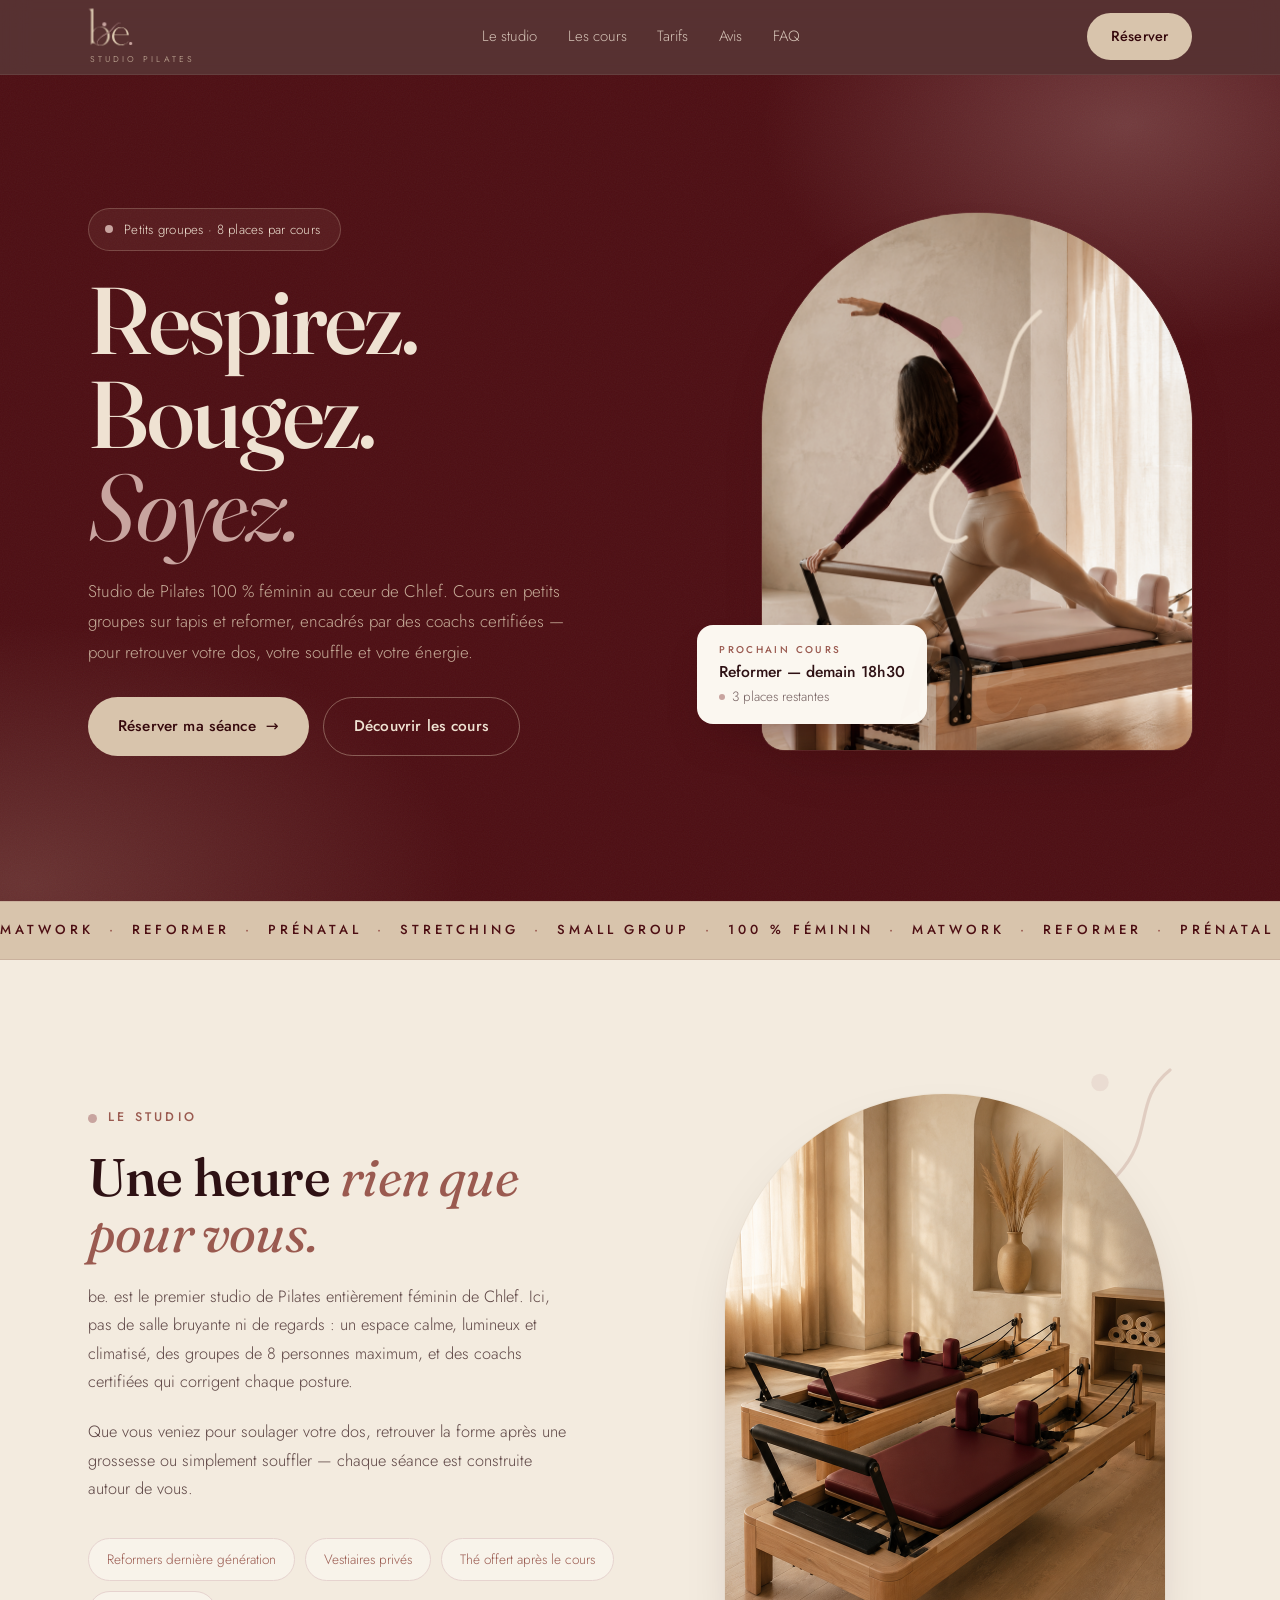
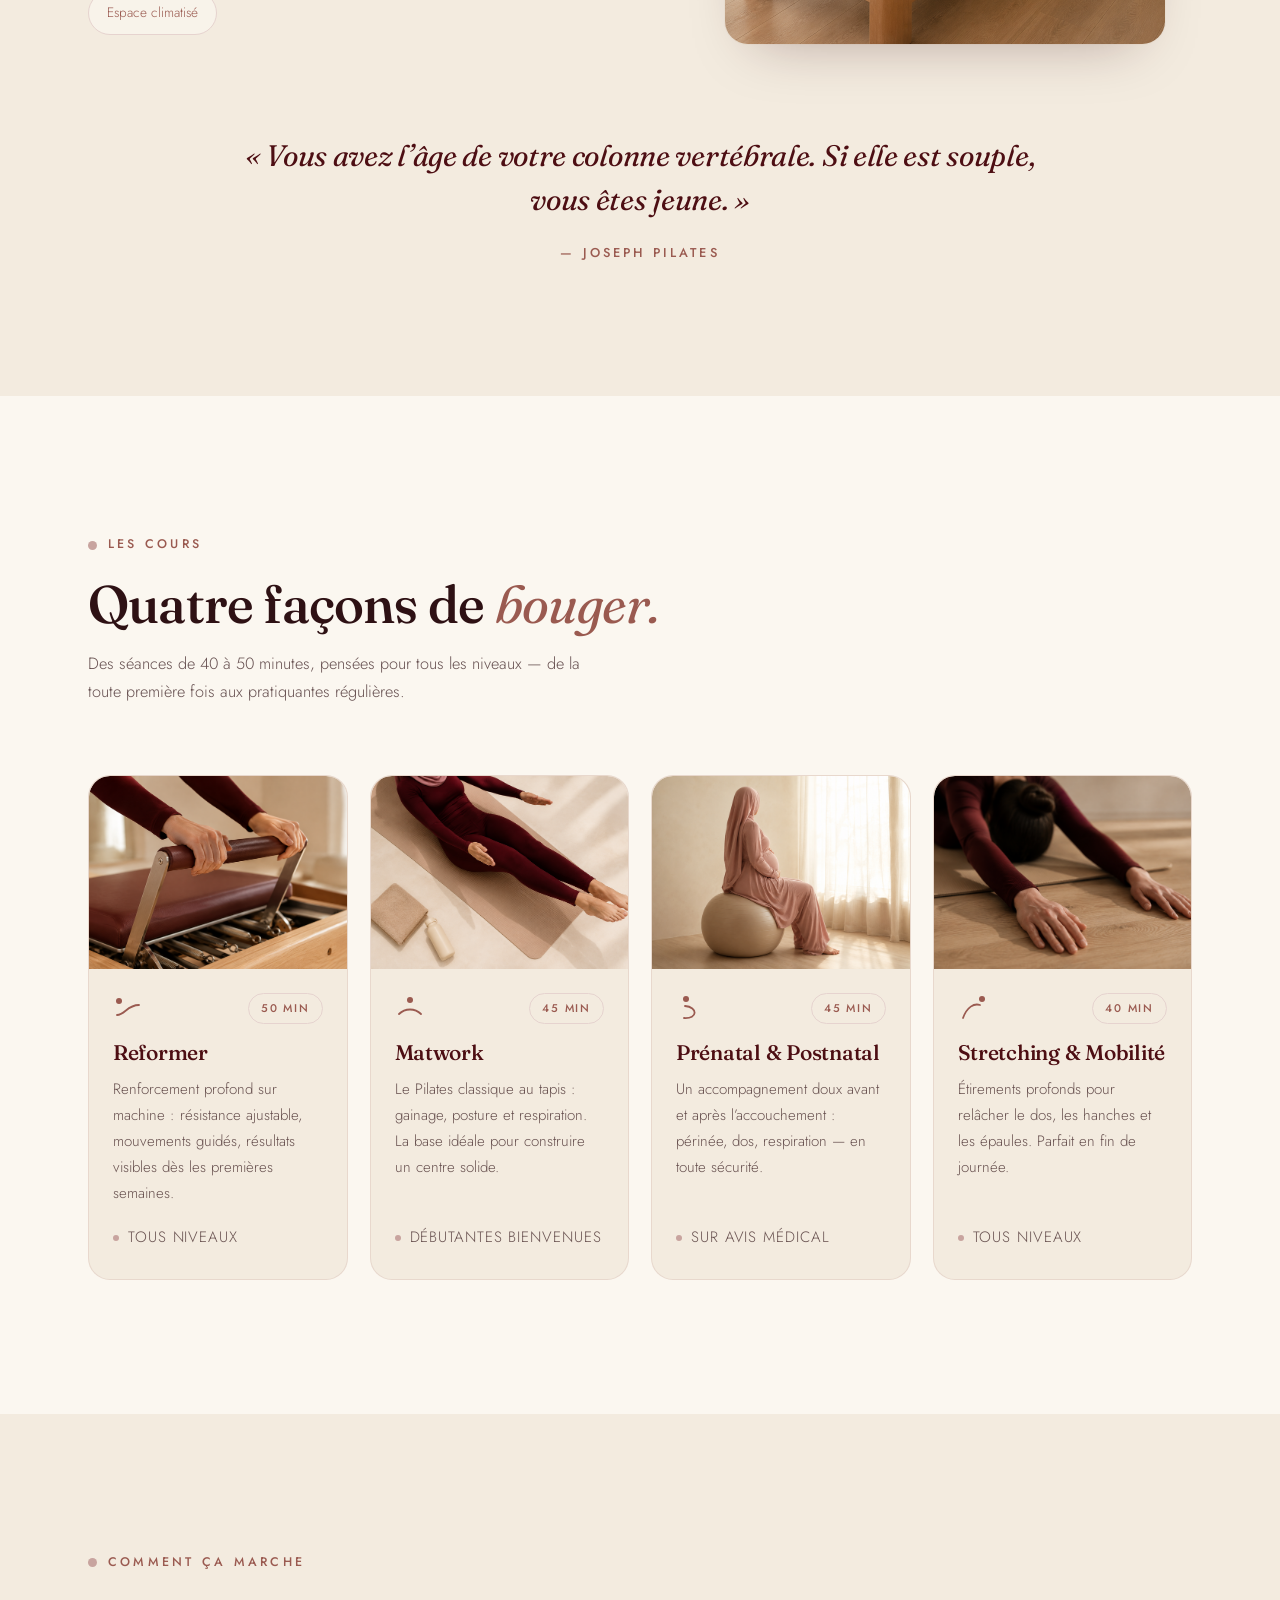
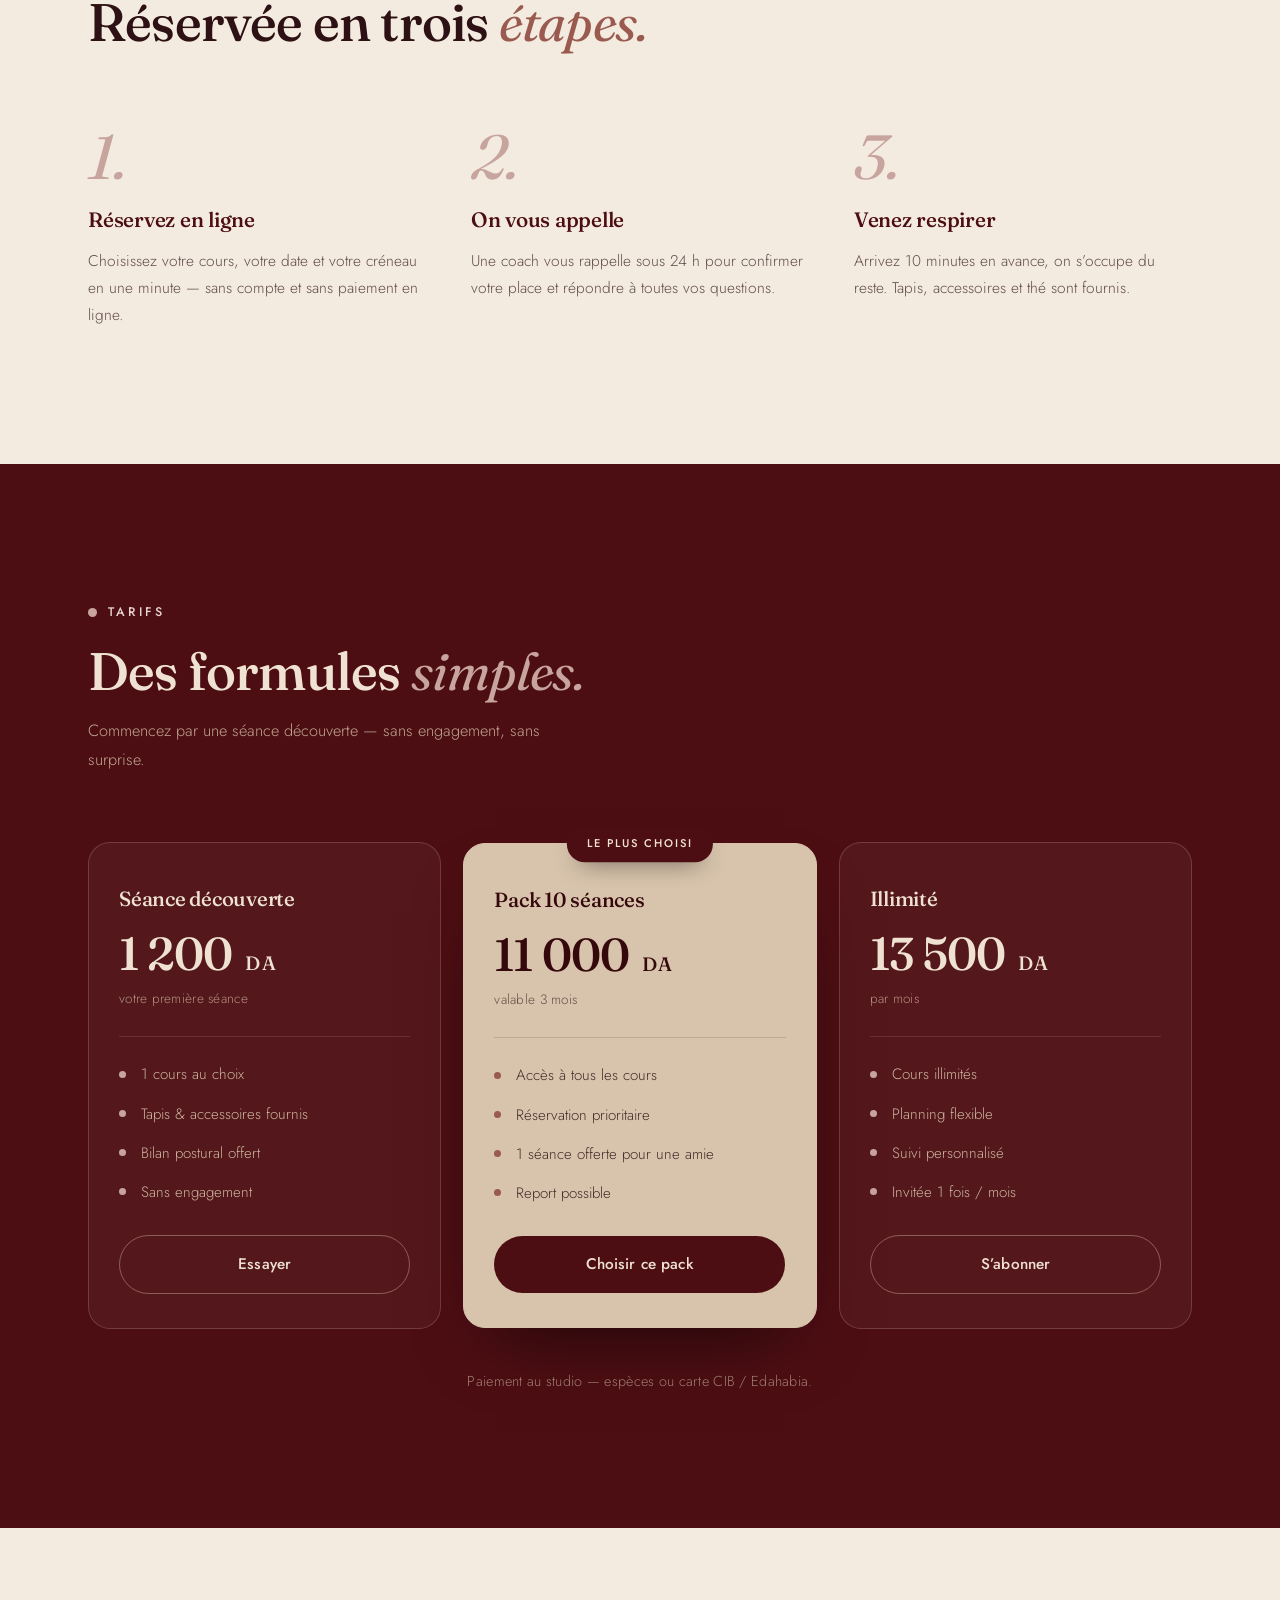
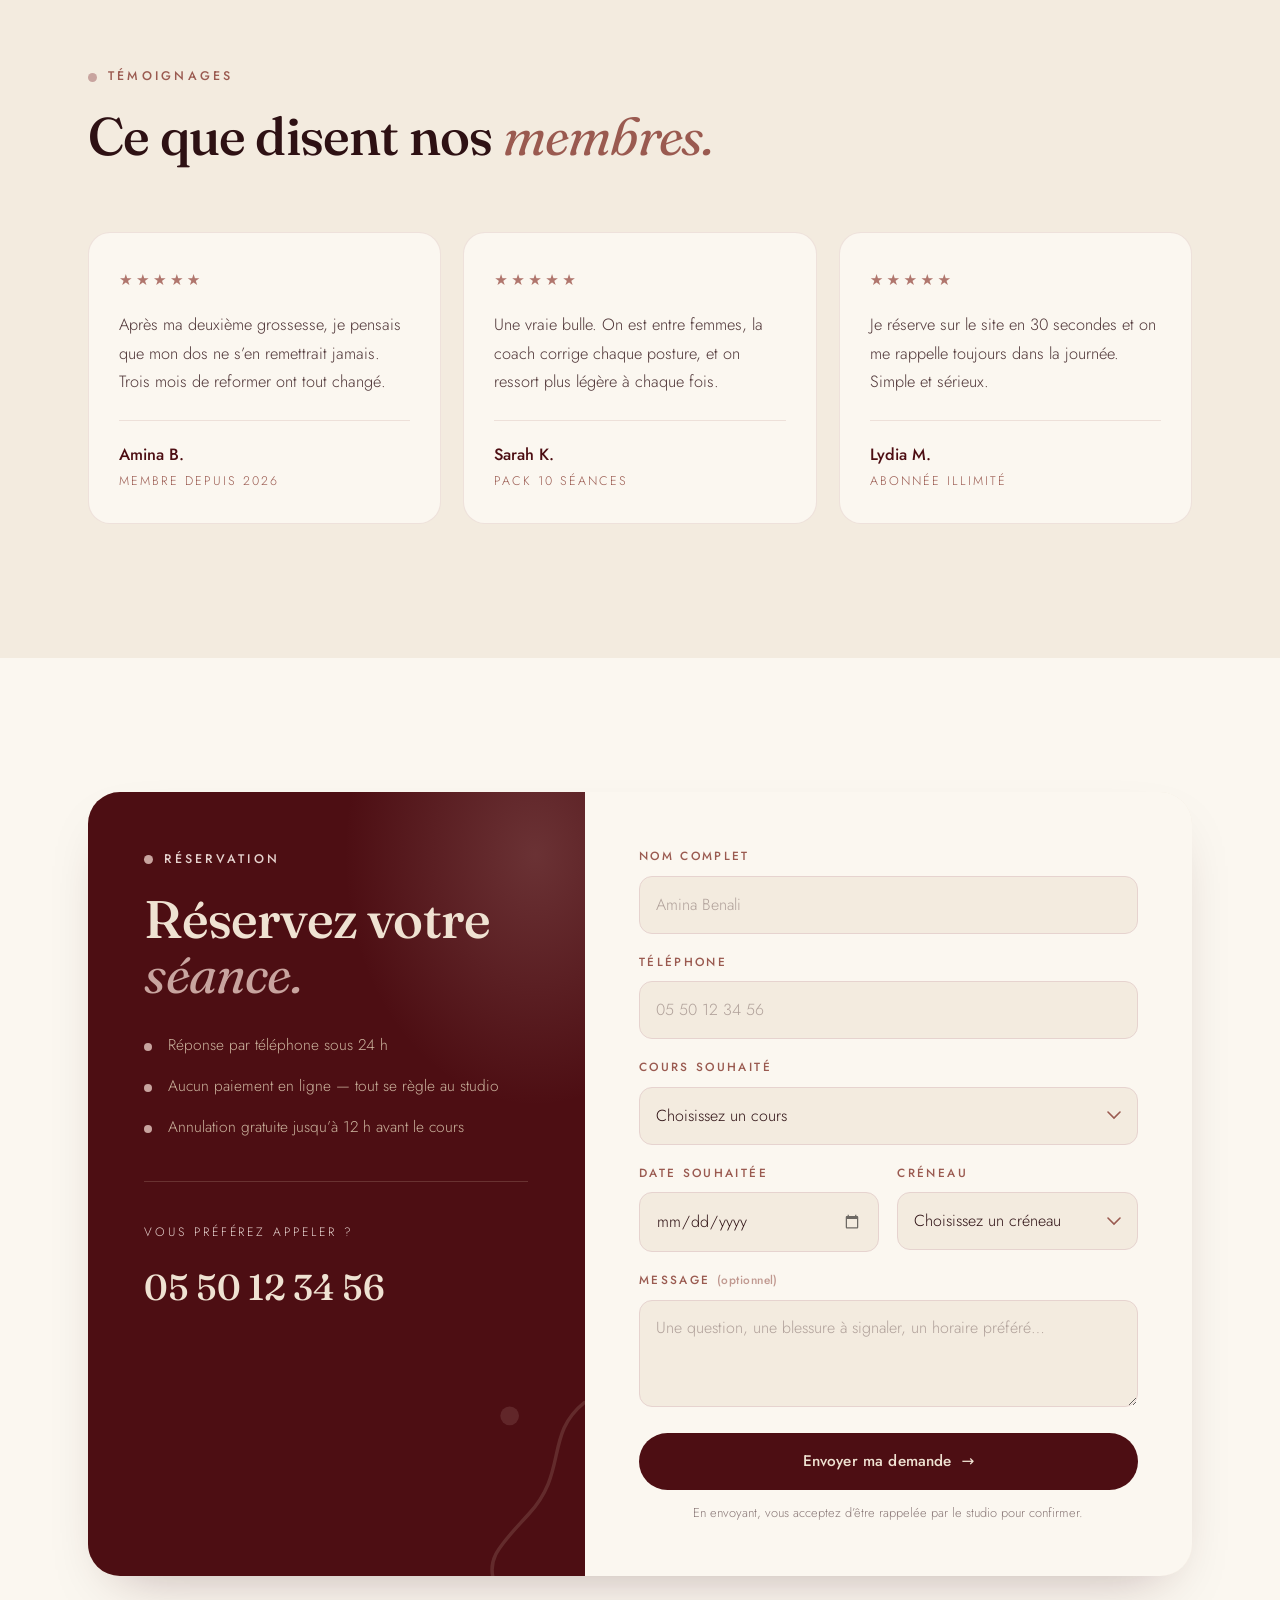
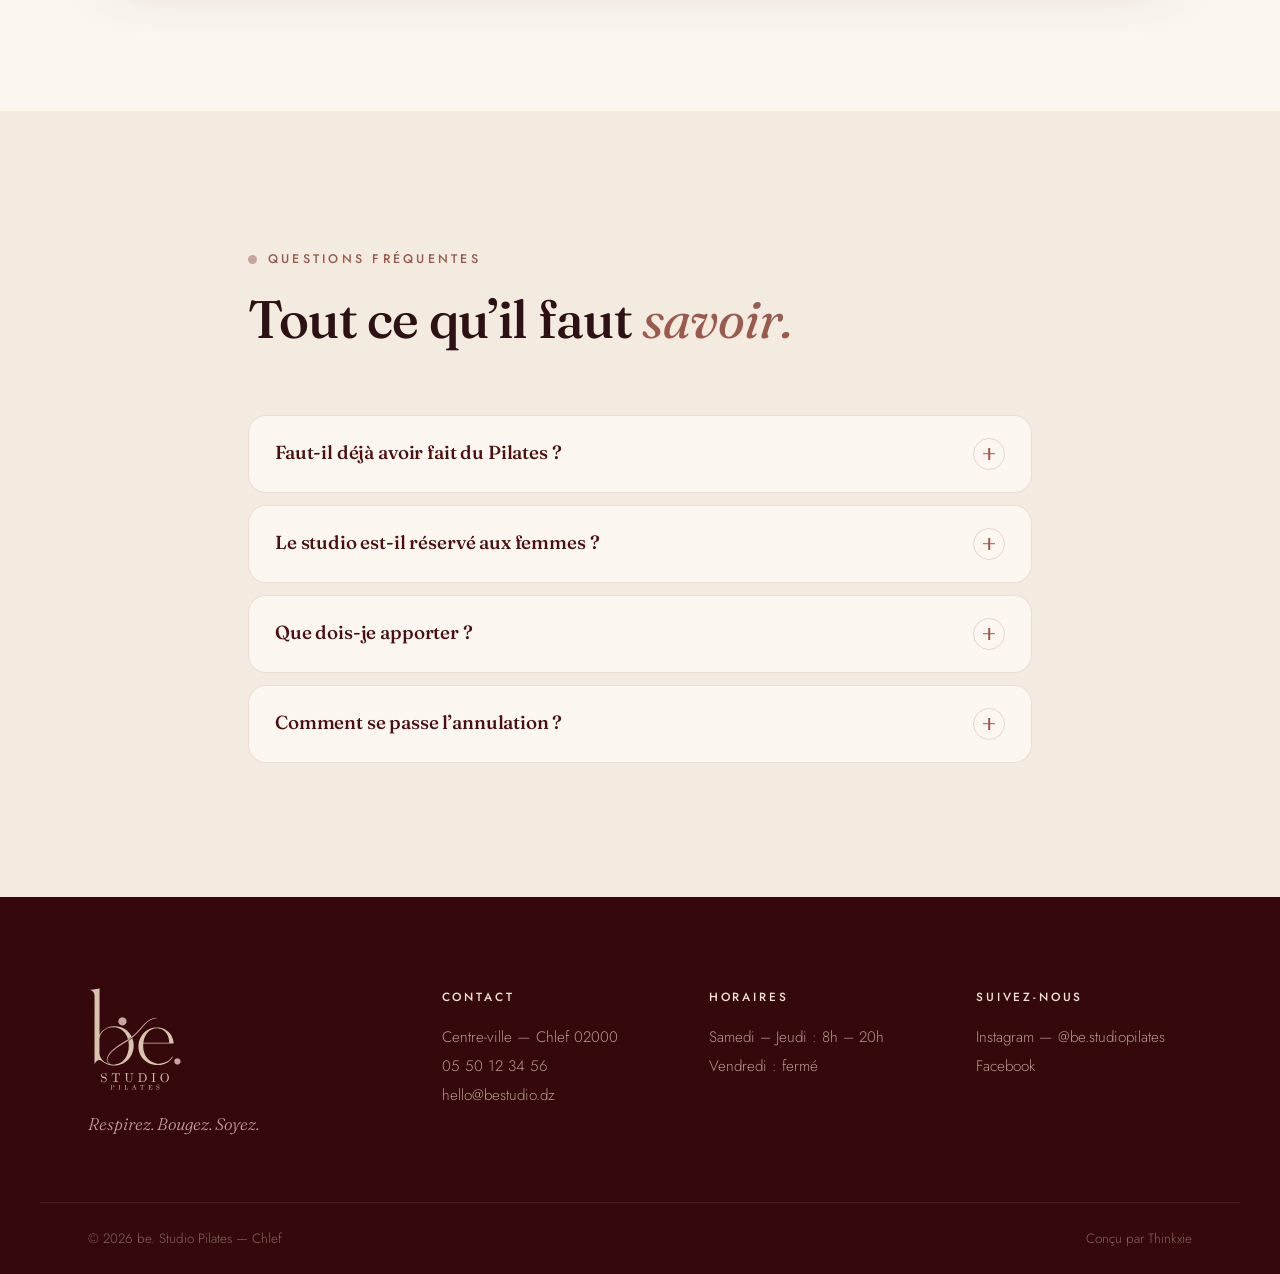
<file: index.html>
<!DOCTYPE html>
<html lang="fr">
<head>
<meta charset="utf-8">
<meta name="viewport" content="width=device-width, initial-scale=1, viewport-fit=cover">
<title>be. Studio Pilates — Studio de Pilates 100 % féminin à Chlef</title>
<meta name="description" content="Studio de Pilates 100 % féminin au cœur de Chlef. Cours en petits groupes sur tapis et reformer, encadrés par des coachs certifiées. Réservez votre séance découverte.">
<meta name="theme-color" content="#4D0E13">

<!-- Open Graph -->
<meta property="og:type" content="website">
<meta property="og:locale" content="fr_FR">
<meta property="og:site_name" content="be. Studio Pilates">
<meta property="og:title" content="be. Studio Pilates — Respirez. Bougez. Soyez.">
<meta property="og:description" content="Le premier studio de Pilates entièrement féminin de Chlef. Petits groupes de 8 personnes, reformers dernière génération, coachs certifiées.">
<meta property="og:image" content="images/07-og-cover.png">
<meta property="og:image:width" content="1536">
<meta property="og:image:height" content="1024">

<!-- Twitter -->
<meta name="twitter:card" content="summary_large_image">
<meta name="twitter:title" content="be. Studio Pilates — Respirez. Bougez. Soyez.">
<meta name="twitter:description" content="Studio de Pilates 100 % féminin au cœur de Chlef. Petits groupes, tapis et reformer, coachs certifiées.">
<meta name="twitter:image" content="images/07-og-cover.png">

<link rel="icon" href="data:image/svg+xml,%3Csvg xmlns='http://www.w3.org/2000/svg' viewBox='0 0 64 64'%3E%3Crect width='64' height='64' rx='16' fill='%234D0E13'/%3E%3Ccircle cx='24' cy='19' r='5.5' fill='%23C8A49F'/%3E%3Cpath d='M46 12 C 34 24, 42 34, 28 47 C 22 53, 20 56, 24 60' fill='none' stroke='%23D8C4AC' stroke-width='4' stroke-linecap='round'/%3E%3C/svg%3E">

<link rel="preconnect" href="https://fonts.googleapis.com">
<link rel="preconnect" href="https://fonts.gstatic.com" crossorigin>
<link href="https://fonts.googleapis.com/css2?family=Fraunces:ital,opsz,wght@0,9..144,300..700;1,9..144,300..700&family=Jost:wght@300;400;500;600&display=swap" rel="stylesheet">
<link rel="stylesheet" href="css/style.css">
</head>
<body>

<a class="skip-link" href="#reservation">Aller à la réservation</a>

<!-- ============ 1. NAV ============ -->
<header class="nav" id="nav">
  <div class="nav-inner">
    <a class="logo" href="#top" aria-label="be. Studio Pilates — accueil">
        <svg xmlns="http://www.w3.org/2000/svg" width="1256" height="1067" viewBox="619 536 1256 1067" class="logo-anim" aria-hidden="true" focusable="false">
        <path fill-rule="nonzero" fill="#D8C4AC" fill-opacity="1" d="M 1707.914062 1281.292969 C 1706.378906 1236.917969 1695.007812 1196.410156 1673.527344 1160.84375 C 1649.589844 1121.289062 1611.96875 1095.539062 1566.023438 1089.464844 C 1445.621094 1073.605469 1373.164062 1172.664062 1359.835938 1281.46875 Z M 1647.253906 1549.863281 C 1690.824219 1534.847656 1725.214844 1506.535156 1748.601562 1467.902344 C 1749.976562 1465.628906 1757.046875 1471.277344 1755.644531 1473.664062 C 1720.414062 1533.722656 1659.425781 1571.101562 1590.679688 1580.675781 C 1534.171875 1588.546875 1479.503906 1581.089844 1428.507812 1554.828125 C 1390.765625 1535.390625 1356.609375 1509.195312 1333.445312 1472.542969 C 1304.550781 1426.820312 1290.707031 1372.015625 1292.972656 1318.640625 C 1295.027344 1270.230469 1310.097656 1227.324219 1336.054688 1188.011719 C 1378.523438 1123.695312 1445.757812 1084.019531 1523.085938 1078.503906 C 1567.535156 1075.335938 1611.183594 1082.976562 1651.308594 1102.675781 C 1721.101562 1139.332031 1764.726562 1212.304688 1766.417969 1291.644531 L 1358.753906 1291.714844 C 1353.855469 1317.851562 1356.664062 1342.324219 1359.6875 1368.167969 C 1371.003906 1464.839844 1433.746094 1542.046875 1531.179688 1560.371094 C 1570.324219 1567.730469 1608.917969 1563.074219 1647.253906 1549.863281 " class="el-e" />
        <path fill-rule="nonzero" fill="#C8A49F" fill-opacity="1" d="M 1028.980469 1020.789062 C 1018.515625 1000.558594 1020.785156 979.316406 1032.851562 961.984375 C 1043.789062 946.28125 1062.898438 936.019531 1083.757812 938.375 C 1110.675781 941.417969 1130.996094 962.730469 1133.890625 987.632812 C 1137.011719 1014.476562 1120.039062 1038.9375 1096.191406 1047.191406 C 1070.671875 1056.023438 1041.683594 1045.347656 1028.980469 1020.789062 " class="el-dot" />
        <path fill-rule="nonzero" fill="#C8A49F" fill-opacity="1" d="M 1828.210938 1575.0625 C 1806.714844 1579.144531 1786.988281 1569.621094 1779.011719 1551.253906 C 1771.210938 1533.296875 1775.085938 1512.199219 1791.761719 1499.339844 C 1806.402344 1488.050781 1828.269531 1487.34375 1844.078125 1499.660156 C 1859.65625 1511.796875 1865.367188 1533.539062 1856.011719 1552.578125 C 1850.613281 1563.5625 1841.429688 1572.550781 1828.210938 1575.0625 " class="el-period" />
        <path fill-rule="nonzero" fill="#D8C4AC" fill-opacity="1" d="M 931.242188 1576.257812 C 923.441406 1576.519531 911.503906 1575.707031 899.15625 1569.257812 C 906.222656 1571.308594 917.140625 1574.386719 931.21875 1576.246094 C 931.230469 1576.246094 931.230469 1576.257812 931.242188 1576.257812 " class="el-b" />
        <path fill-rule="nonzero" fill="#D8C4AC" fill-opacity="1" d="M 1181 1476.679688 C 1120.726562 1561.667969 1022.359375 1600.875 919.863281 1584.496094 C 878.105469 1577.828125 841.0625 1561.371094 808.4375 1535.484375 C 785.21875 1517.066406 769.121094 1514.753906 755.3125 1516.566406 C 723.308594 1520.746094 705.898438 1564.097656 702.550781 1572.839844 C 702.75 1269.066406 702.941406 965.296875 703.140625 661.523438 C 703.148438 652.1875 705.390625 621.660156 686.222656 597.652344 C 671.855469 579.644531 650.765625 571.6875 632.820312 567.96875 C 660.925781 568.90625 694.421875 567.316406 731.347656 559.949219 C 745.292969 557.160156 758.34375 553.839844 770.421875 550.210938 L 770.140625 1178.140625 C 779.488281 1162.8125 785.769531 1147.0625 797.90625 1133.542969 C 842.441406 1083.960938 905.253906 1058.0625 972.046875 1059.472656 C 1073.710938 1061.613281 1156.5 1106.496094 1202.925781 1199.347656 C 1186.109375 1211.234375 1169.289062 1223.132812 1152.472656 1235.023438 C 1146.054688 1209.144531 1134.914062 1185.578125 1121.144531 1163.070312 C 1077.722656 1092.050781 994.890625 1058.535156 914.144531 1077.570312 C 878.976562 1085.859375 847.902344 1099.527344 821.035156 1124.746094 C 791.527344 1152.441406 769.390625 1189.828125 769.222656 1232.0625 L 768.492188 1421.648438 C 770 1438.746094 776.109375 1480.019531 808.007812 1516.394531 C 839.140625 1551.878906 877.558594 1563.007812 899.125 1569.25 C 899.132812 1569.25 899.144531 1569.257812 899.15625 1569.257812 C 906.222656 1571.308594 917.140625 1574.386719 931.21875 1576.246094 C 940.347656 1577.457031 950.816406 1578.148438 962.417969 1577.707031 C 972.984375 1577.308594 1010.910156 1574.886719 1051.316406 1551.539062 C 1082.511719 1533.523438 1108.71875 1506.875 1126.867188 1473.382812 C 1162.652344 1407.328125 1172.058594 1332.988281 1158.472656 1258.828125 L 1211.125 1220.785156 C 1243.769531 1304.382812 1233.070312 1403.25 1181 1476.679688 " class="el-b" />
        <path fill-rule="nonzero" fill="#C8A49F" fill-opacity="1" d="M 1534.09375 952.308594 C 1468.28125 957.976562 1417.136719 994.011719 1375.34375 1042.9375 L 1317.121094 1111.097656 C 1272.355469 1163.492188 1222.5625 1210.273438 1164.160156 1247.289062 L 1030.597656 1331.910156 C 977.464844 1365.585938 892.117188 1434.894531 878.65625 1499.726562 C 875.457031 1515.15625 877.828125 1529.792969 884.457031 1541.941406 C 891.296875 1554.46875 908.664062 1563.25 922.53125 1571.386719 C 926.082031 1573.46875 929.089844 1575.117188 931.21875 1576.246094 C 917.140625 1574.386719 906.222656 1571.308594 899.15625 1569.257812 C 899.144531 1569.257812 899.132812 1569.25 899.125 1569.25 C 898.824219 1569.117188 896.394531 1568.039062 894.824219 1566.75 C 833.734375 1516.585938 888.414062 1436.695312 929.628906 1395.03125 C 993.242188 1330.738281 1073.472656 1281.304688 1152.472656 1235.023438 C 1169.289062 1223.132812 1186.109375 1211.234375 1202.925781 1199.347656 C 1204.527344 1198.214844 1206.125 1197.085938 1207.726562 1195.957031 C 1227.472656 1181.308594 1244.839844 1164.25 1263.097656 1146.851562 C 1349.125 1064.882812 1402.878906 956.085938 1531.894531 945.699219 C 1533.613281 945.570312 1534.542969 947.238281 1535.023438 947.769531 C 1535.734375 948.566406 1536.503906 952.097656 1534.09375 952.308594 " class="el-swash" />
        </svg>
      <span class="logo-sub">Studio Pilates</span>
    </a>

    <nav class="nav-links" aria-label="Navigation principale">
      <a href="#studio">Le studio</a>
      <a href="#cours">Les cours</a>
      <a href="#tarifs">Tarifs</a>
      <a href="#avis">Avis</a>
      <a href="#faq">FAQ</a>
    </nav>

    <div class="nav-right">
      <a class="btn btn-sand btn-sm" href="#reservation">Réserver</a>
      <button class="burger" id="burger" aria-label="Ouvrir le menu" aria-expanded="false" aria-controls="navPanel">
        <span></span><span></span><span></span>
      </button>
    </div>
  </div>

  <div class="nav-panel" id="navPanel">
    <a class="nav-panel-link" href="#studio">Le studio</a>
    <a class="nav-panel-link" href="#cours">Les cours</a>
    <a class="nav-panel-link" href="#tarifs">Tarifs</a>
    <a class="nav-panel-link" href="#avis">Avis</a>
    <a class="nav-panel-link" href="#faq">FAQ</a>
    <a class="btn btn-sand" href="#reservation">Réserver ma séance</a>
  </div>
</header>

<main id="top">

  <!-- ============ 2. HERO ============ -->
  <section class="hero">
    <div class="container hero-grid">

      <div class="hero-copy">
        <span class="badge"><i class="pulse-dot"></i>Petits groupes · 8 places par cours</span>

        <h1 class="hero-title">
          <span class="line"><span>Respirez.</span></span>
          <span class="line"><span>Bougez.</span></span>
          <span class="line"><span class="accent">Soyez.</span></span>
        </h1>

        <p class="hero-lead">Studio de Pilates 100&nbsp;% féminin au cœur de Chlef. Cours en petits groupes sur tapis et reformer, encadrés par des coachs certifiées — pour retrouver votre dos, votre souffle et votre énergie.</p>

        <div class="hero-cta">
          <a class="btn btn-sand" href="#reservation">Réserver ma séance <span class="arrow">→</span></a>
          <a class="btn btn-ghost-sand" href="#cours">Découvrir les cours</a>
        </div>
      </div>

      <div class="hero-visual">
        <div class="arch arch-hero">
          <!-- Ordre des couches : dégradé de marque (secours) → vidéo → tracé animé → filigrane -->
          <video class="arch-video" src="videos/hero-loop.mp4" poster="images/01-hero.png"
                 muted autoplay loop playsinline preload="metadata" aria-hidden="true"></video>
          <span class="watermark" aria-hidden="true">be.</span>
          <svg class="figure hero-figure" viewBox="0 0 120 160" aria-hidden="true">
            <circle cx="44" cy="18" r="7"/>
            <path pathLength="1" d="M100 8 C 70 32, 88 60, 58 92 C 38 114, 24 126, 34 146 C 38 154, 47 156, 53 151"/>
          </svg>
        </div>

        <div class="mini-card">
          <span class="mini-eyebrow">Prochain cours</span>
          <strong>Reformer — demain 18h30</strong>
          <span class="mini-slots"><i></i>3 places restantes</span>
        </div>
      </div>

    </div>
  </section>

  <!-- ============ 3. MARQUEE ============ -->
  <div class="marquee" aria-hidden="true">
    <div class="marquee-track">
      <span>Matwork <i>·</i> Reformer <i>·</i> Prénatal <i>·</i> Stretching <i>·</i> Small group <i>·</i> 100&nbsp;% féminin <i>·</i></span>
      <span>Matwork <i>·</i> Reformer <i>·</i> Prénatal <i>·</i> Stretching <i>·</i> Small group <i>·</i> 100&nbsp;% féminin <i>·</i></span>
    </div>
  </div>

  <!-- ============ 4. LE STUDIO ============ -->
  <section class="section section-creme" id="studio">
    <div class="container studio-grid">

      <div class="studio-copy">
        <span class="eyebrow">Le studio</span>
        <h2 class="h2 reveal">Une heure <em>rien que pour vous.</em></h2>
        <p class="reveal">be. est le premier studio de Pilates entièrement féminin de Chlef. Ici, pas de salle bruyante ni de regards&nbsp;: un espace calme, lumineux et climatisé, des groupes de 8 personnes maximum, et des coachs certifiées qui corrigent chaque posture.</p>
        <p class="reveal">Que vous veniez pour soulager votre dos, retrouver la forme après une grossesse ou simplement souffler — chaque séance est construite autour de vous.</p>

        <ul class="chips reveal" data-stagger>
          <li class="chip reveal">Reformers dernière génération</li>
          <li class="chip reveal">Vestiaires privés</li>
          <li class="chip reveal">Thé offert après le cours</li>
          <li class="chip reveal">Espace climatisé</li>
        </ul>
      </div>

      <div class="studio-visual reveal">
        <svg class="figure figure-ghost" viewBox="0 0 120 160" aria-hidden="true">
          <circle cx="44" cy="18" r="7"/>
          <path d="M100 8 C 70 32, 88 60, 58 92 C 38 114, 24 126, 34 146 C 38 154, 47 156, 53 151"/>
        </svg>
        <div class="arch arch-studio"></div>
      </div>

    </div>

    <div class="container">
      <blockquote class="pullquote reveal">
        «&nbsp;Vous avez l’âge de votre colonne vertébrale. Si elle est souple, vous êtes jeune.&nbsp;»
        <cite>— Joseph Pilates</cite>
      </blockquote>
    </div>
  </section>

  <!-- ============ 5. LES COURS ============ -->
  <section class="section section-blanc" id="cours">
    <div class="container">
      <div class="section-head">
        <span class="eyebrow">Les cours</span>
        <h2 class="h2 reveal">Quatre façons de <em>bouger.</em></h2>
        <p class="section-sub reveal">Des séances de 40 à 50 minutes, pensées pour tous les niveaux — de la toute première fois aux pratiquantes régulières.</p>
      </div>

      <div class="courses" data-stagger>

        <article class="course reveal">
          <div class="course-img img-reformer"></div>
          <div class="course-body">
            <div class="course-meta">
              <svg class="ic" viewBox="0 0 30 30" aria-hidden="true"><circle cx="6" cy="8" r="3"/><path d="M4 22 C 12 22, 14 12, 26 12"/></svg>
              <span class="tag">50 min</span>
            </div>
            <h3>Reformer</h3>
            <p>Renforcement profond sur machine&nbsp;: résistance ajustable, mouvements guidés, résultats visibles dès les premières semaines.</p>
            <p class="level"><i></i>Tous niveaux</p>
          </div>
        </article>

        <article class="course reveal">
          <div class="course-img img-matwork"></div>
          <div class="course-body">
            <div class="course-meta">
              <svg class="ic" viewBox="0 0 30 30" aria-hidden="true"><circle cx="15" cy="7" r="3"/><path d="M4 21 C 10 15, 20 15, 26 21"/></svg>
              <span class="tag">45 min</span>
            </div>
            <h3>Matwork</h3>
            <p>Le Pilates classique au tapis&nbsp;: gainage, posture et respiration. La base idéale pour construire un centre solide.</p>
            <p class="level"><i></i>Débutantes bienvenues</p>
          </div>
        </article>

        <article class="course reveal">
          <div class="course-img img-prenatal"></div>
          <div class="course-body">
            <div class="course-meta">
              <svg class="ic" viewBox="0 0 30 30" aria-hidden="true"><circle cx="10" cy="6" r="3"/><path d="M9 13 C 22 14, 22 26, 8 25"/></svg>
              <span class="tag">45 min</span>
            </div>
            <h3>Prénatal &amp; Postnatal</h3>
            <p>Un accompagnement doux avant et après l’accouchement&nbsp;: périnée, dos, respiration — en toute sécurité.</p>
            <p class="level"><i></i>Sur avis médical</p>
          </div>
        </article>

        <article class="course reveal">
          <div class="course-img img-stretching"></div>
          <div class="course-body">
            <div class="course-meta">
              <svg class="ic" viewBox="0 0 30 30" aria-hidden="true"><circle cx="24" cy="6" r="3"/><path d="M5 25 C 9 14, 16 10, 22 12"/></svg>
              <span class="tag">40 min</span>
            </div>
            <h3>Stretching &amp; Mobilité</h3>
            <p>Étirements profonds pour relâcher le dos, les hanches et les épaules. Parfait en fin de journée.</p>
            <p class="level"><i></i>Tous niveaux</p>
          </div>
        </article>

      </div>
    </div>
  </section>

  <!-- ============ 6. COMMENT ÇA MARCHE ============ -->
  <section class="section section-creme" id="etapes">
    <div class="container">
      <div class="section-head">
        <span class="eyebrow">Comment ça marche</span>
        <h2 class="h2 reveal">Réservée en trois <em>étapes.</em></h2>
      </div>

      <ol class="steps" data-stagger>
        <li class="step reveal">
          <span class="step-num">1.</span>
          <h3>Réservez en ligne</h3>
          <p>Choisissez votre cours, votre date et votre créneau en une minute — sans compte et sans paiement en ligne.</p>
        </li>
        <li class="step reveal">
          <span class="step-num">2.</span>
          <h3>On vous appelle</h3>
          <p>Une coach vous rappelle sous 24&nbsp;h pour confirmer votre place et répondre à toutes vos questions.</p>
        </li>
        <li class="step reveal">
          <span class="step-num">3.</span>
          <h3>Venez respirer</h3>
          <p>Arrivez 10 minutes en avance, on s’occupe du reste. Tapis, accessoires et thé sont fournis.</p>
        </li>
      </ol>
    </div>
  </section>

  <!-- ============ 7. TARIFS ============ -->
  <section class="section section-dark" id="tarifs">
    <div class="container">
      <div class="section-head">
        <span class="eyebrow eyebrow-light">Tarifs</span>
        <h2 class="h2 reveal">Des formules <em>simples.</em></h2>
        <p class="section-sub reveal">Commencez par une séance découverte — sans engagement, sans surprise.</p>
      </div>

      <div class="plans" data-stagger>

        <article class="plan reveal">
          <h3 class="plan-name">Séance découverte</h3>
          <div class="plan-price">1 200 <span>DA</span></div>
          <p class="plan-period">votre première séance</p>
          <ul class="plan-feats">
            <li>1 cours au choix</li>
            <li>Tapis &amp; accessoires fournis</li>
            <li>Bilan postural offert</li>
            <li>Sans engagement</li>
          </ul>
          <a class="btn btn-ghost-sand btn-block" href="#reservation">Essayer</a>
        </article>

        <article class="plan plan-featured reveal">
          <span class="plan-badge">Le plus choisi</span>
          <h3 class="plan-name">Pack 10 séances</h3>
          <div class="plan-price">11 000 <span>DA</span></div>
          <p class="plan-period">valable 3 mois</p>
          <ul class="plan-feats">
            <li>Accès à tous les cours</li>
            <li>Réservation prioritaire</li>
            <li>1 séance offerte pour une amie</li>
            <li>Report possible</li>
          </ul>
          <a class="btn btn-bordeaux btn-block" href="#reservation">Choisir ce pack</a>
        </article>

        <article class="plan reveal">
          <h3 class="plan-name">Illimité</h3>
          <div class="plan-price">13 500 <span>DA</span></div>
          <p class="plan-period">par mois</p>
          <ul class="plan-feats">
            <li>Cours illimités</li>
            <li>Planning flexible</li>
            <li>Suivi personnalisé</li>
            <li>Invitée 1 fois / mois</li>
          </ul>
          <a class="btn btn-ghost-sand btn-block" href="#reservation">S’abonner</a>
        </article>

      </div>

      <p class="pay-note reveal">Paiement au studio — espèces ou carte CIB / Edahabia.</p>
    </div>
  </section>

  <!-- ============ 8. TÉMOIGNAGES ============ -->
  <section class="section section-creme" id="avis">
    <div class="container">
      <div class="section-head">
        <span class="eyebrow">Témoignages</span>
        <h2 class="h2 reveal">Ce que disent nos <em>membres.</em></h2>
      </div>

      <div class="quotes" data-stagger>

        <figure class="quote reveal">
          <div class="stars" aria-label="5 étoiles sur 5">★★★★★</div>
          <blockquote>Après ma deuxième grossesse, je pensais que mon dos ne s’en remettrait jamais. Trois mois de reformer ont tout changé.</blockquote>
          <figcaption><strong>Amina B.</strong><span>Membre depuis 2026</span></figcaption>
        </figure>

        <figure class="quote reveal">
          <div class="stars" aria-label="5 étoiles sur 5">★★★★★</div>
          <blockquote>Une vraie bulle. On est entre femmes, la coach corrige chaque posture, et on ressort plus légère à chaque fois.</blockquote>
          <figcaption><strong>Sarah K.</strong><span>Pack 10 séances</span></figcaption>
        </figure>

        <figure class="quote reveal">
          <div class="stars" aria-label="5 étoiles sur 5">★★★★★</div>
          <blockquote>Je réserve sur le site en 30 secondes et on me rappelle toujours dans la journée. Simple et sérieux.</blockquote>
          <figcaption><strong>Lydia M.</strong><span>Abonnée illimité</span></figcaption>
        </figure>

      </div>
    </div>
  </section>

  <!-- ============ 9. RÉSERVATION ============ -->
  <section class="section section-blanc" id="reservation">
    <div class="container">
      <div class="booking reveal">

        <div class="booking-left">
          <span class="eyebrow eyebrow-light">Réservation</span>
          <h2 class="h2">Réservez votre <em>séance.</em></h2>

          <ul class="booking-bullets">
            <li>Réponse par téléphone sous 24&nbsp;h</li>
            <li>Aucun paiement en ligne — tout se règle au studio</li>
            <li>Annulation gratuite jusqu’à 12&nbsp;h avant le cours</li>
          </ul>

          <hr class="booking-divider">

          <p class="booking-callnote">Vous préférez appeler&nbsp;?</p>
          <a class="booking-phone" href="tel:+213550123456">05 50 12 34 56</a>

          <svg class="figure figure-ghost booking-figure" viewBox="0 0 120 160" aria-hidden="true">
            <circle cx="44" cy="18" r="7"/>
            <path d="M100 8 C 70 32, 88 60, 58 92 C 38 114, 24 126, 34 146 C 38 154, 47 156, 53 151"/>
          </svg>
        </div>

        <div class="booking-right">

          <form id="rdvForm" class="form" novalidate>
            <div class="form-grid">

              <div class="field field-full">
                <label for="f-nom">Nom complet</label>
                <input type="text" id="f-nom" name="nom" placeholder="Amina Benali" autocomplete="name">
                <p class="err" id="err-nom"></p>
              </div>

              <div class="field field-full">
                <label for="f-tel">Téléphone</label>
                <input type="tel" id="f-tel" name="tel" placeholder="05 50 12 34 56" autocomplete="tel" inputmode="tel">
                <p class="err" id="err-tel"></p>
              </div>

              <!-- ids préfixés « f- » : « cours » est déjà l'ancre de la section Les cours -->
              <div class="field field-full">
                <label for="f-cours">Cours souhaité</label>
                <select id="f-cours" name="cours">
                  <option value="">Choisissez un cours</option>
                  <option>Reformer</option>
                  <option>Matwork</option>
                  <option>Prénatal &amp; Postnatal</option>
                  <option>Stretching &amp; Mobilité</option>
                  <option>Je ne sais pas encore</option>
                </select>
                <p class="err" id="err-cours"></p>
              </div>

              <div class="field">
                <label for="f-date">Date souhaitée</label>
                <input type="date" id="f-date" name="date">
                <p class="err" id="err-date"></p>
              </div>

              <div class="field">
                <label for="f-heure">Créneau</label>
                <select id="f-heure" name="heure">
                  <option value="">Choisissez un créneau</option>
                  <option>09:00</option>
                  <option>10:30</option>
                  <option>12:30</option>
                  <option>17:00</option>
                  <option>18:30</option>
                  <option>20:00</option>
                </select>
                <p class="err" id="err-heure"></p>
              </div>

              <div class="field field-full">
                <label for="f-message">Message <span class="opt">(optionnel)</span></label>
                <textarea id="f-message" name="message" rows="3" placeholder="Une question, une blessure à signaler, un horaire préféré…"></textarea>
              </div>

            </div>

            <button type="submit" class="btn btn-bordeaux btn-block btn-submit">Envoyer ma demande <span class="arrow">→</span></button>
            <p class="micro">En envoyant, vous acceptez d’être rappelée par le studio pour confirmer.</p>
          </form>

          <div id="rdvSuccess" class="success" hidden>
            <svg class="check" viewBox="0 0 72 72" aria-hidden="true">
              <circle cx="36" cy="36" r="31" pathLength="1"/>
              <path d="M23 37.5 L32 46.5 L49 27.5" pathLength="1"/>
            </svg>
            <p class="success-ref" id="successRef"></p>
            <h3 class="success-title" id="successTitle"></h3>

            <dl class="recap" id="successRecap"></dl>

            <p class="success-note">Notre équipe vous appellera pour confirmer votre créneau — généralement dans la journée.</p>
            <button type="button" class="btn btn-ghost btn-block" id="resetBtn">Faire une autre demande</button>
          </div>

        </div>
      </div>
    </div>
  </section>

  <!-- ============ 10. FAQ ============ -->
  <section class="section section-creme" id="faq">
    <div class="container container-narrow">
      <div class="section-head">
        <span class="eyebrow">Questions fréquentes</span>
        <h2 class="h2 reveal">Tout ce qu’il faut <em>savoir.</em></h2>
      </div>

      <div class="faq" data-stagger>

        <details class="reveal">
          <summary>Faut-il déjà avoir fait du Pilates&nbsp;?<i class="plus"></i></summary>
          <p>Non. La séance découverte est pensée pour les débutantes&nbsp;: la coach évalue votre niveau et adapte chaque exercice. Vous progressez à votre rythme.</p>
        </details>

        <details class="reveal">
          <summary>Le studio est-il réservé aux femmes&nbsp;?<i class="plus"></i></summary>
          <p>Oui, à 100&nbsp;%. Les cours, l’équipe et l’espace sont exclusivement féminins, pour que chacune se sente parfaitement à l’aise.</p>
        </details>

        <details class="reveal">
          <summary>Que dois-je apporter&nbsp;?<i class="plus"></i></summary>
          <p>Une tenue confortable et une bouteille d’eau. Tapis, chaussettes antidérapantes et tous les accessoires sont fournis par le studio.</p>
        </details>

        <details class="reveal">
          <summary>Comment se passe l’annulation&nbsp;?<i class="plus"></i></summary>
          <p>Un simple appel ou message jusqu’à 12&nbsp;h avant le cours, et votre séance est reportée sans frais.</p>
        </details>

      </div>
    </div>
  </section>

</main>

<!-- ============ 11. FOOTER ============ -->
<footer class="footer">
  <div class="container footer-grid">

    <div class="footer-brand">
      <img class="footer-logo" src="images/logo.svg" alt="be. Studio Pilates" width="1264" height="1400">
      <p class="footer-tagline">Respirez. Bougez. Soyez.</p>
    </div>

    <div class="footer-col">
      <h4>Contact</h4>
      <p>Centre-ville — Chlef 02000</p>
      <p><a href="tel:+213550123456">05 50 12 34 56</a></p>
      <p><a href="mailto:hello@bestudio.dz">hello@bestudio.dz</a></p>
    </div>

    <div class="footer-col">
      <h4>Horaires</h4>
      <p>Samedi – Jeudi&nbsp;: 8h – 20h</p>
      <p>Vendredi&nbsp;: fermé</p>
    </div>

    <div class="footer-col">
      <h4>Suivez-nous</h4>
      <p><a href="#">Instagram — @be.studiopilates</a></p>
      <p><a href="#">Facebook</a></p>
    </div>

  </div>

  <div class="container footer-bottom">
    <span>© 2026 be. Studio Pilates — Chlef</span>
    <span>Conçu par Thinkxie</span>
  </div>
</footer>

<script src="js/main.js"></script>
</body>
</html>
</file>
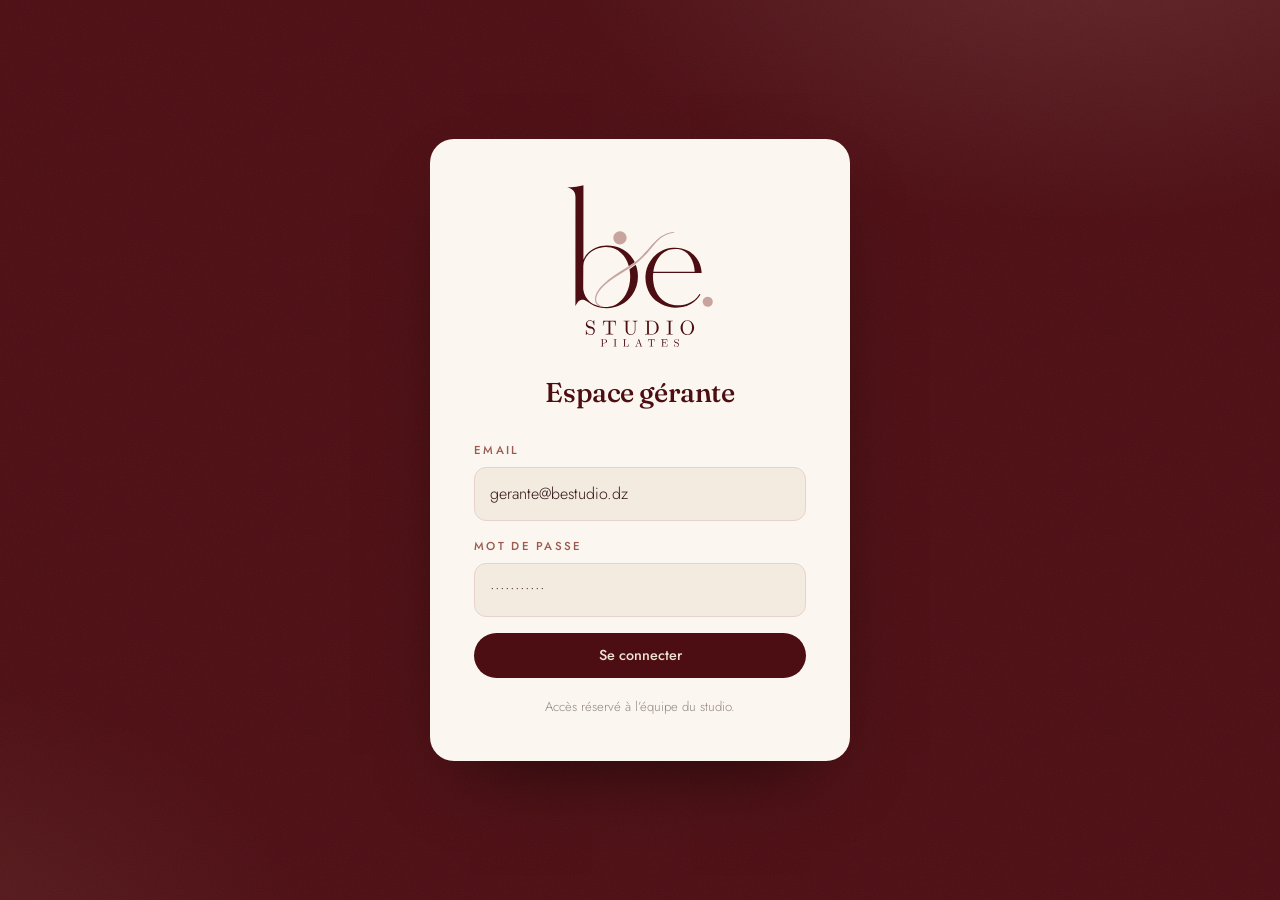
<file: admin/index.html>
<!DOCTYPE html>
<html lang="fr">
<head>
<meta charset="utf-8">
<meta name="viewport" content="width=device-width, initial-scale=1, viewport-fit=cover">
<title>be. Studio Pilates — Espace gérante</title>
<meta name="description" content="Tableau de bord de démonstration du studio be. — réservations, planning, membres et paiements.">
<meta name="robots" content="noindex, nofollow">
<meta name="theme-color" content="#35080C">

<link rel="icon" href="data:image/svg+xml,%3Csvg xmlns='http://www.w3.org/2000/svg' viewBox='0 0 64 64'%3E%3Crect width='64' height='64' rx='16' fill='%234D0E13'/%3E%3Ccircle cx='24' cy='19' r='5.5' fill='%23C8A49F'/%3E%3Cpath d='M46 12 C 34 24, 42 34, 28 47 C 22 53, 20 56, 24 60' fill='none' stroke='%23D8C4AC' stroke-width='4' stroke-linecap='round'/%3E%3C/svg%3E">

<link rel="preconnect" href="https://fonts.googleapis.com">
<link rel="preconnect" href="https://fonts.gstatic.com" crossorigin>
<link href="https://fonts.googleapis.com/css2?family=Fraunces:ital,opsz,wght@0,9..144,300..700;1,9..144,300..700&family=Jost:wght@300;400;500;600&display=swap" rel="stylesheet">
<link rel="stylesheet" href="css/style.css">
</head>
<body>

<!-- ================= ÉCRAN DE CONNEXION ================= -->
<div class="login" id="login">
  <div class="login-card">
    <img class="login-logo" src="../images/logo-burgundy.svg" alt="be. Studio Pilates">
    <h1 class="login-title">Espace gérante</h1>

    <form id="loginForm" novalidate>
      <label class="field">
        <span>Email</span>
        <input type="email" id="loginEmail" value="gerante@bestudio.dz" autocomplete="username">
      </label>
      <label class="field">
        <span>Mot de passe</span>
        <input type="password" id="loginPass" value="pilates2026" autocomplete="current-password">
      </label>
      <button type="submit" class="btn btn-wine btn-block">Se connecter</button>
    </form>

    <p class="login-note">Accès réservé à l’équipe du studio.</p>
  </div>
</div>

<!-- ================= APPLICATION ================= -->
<div class="app" id="app" hidden>

  <div class="sidebar-overlay" id="sidebarOverlay"></div>

  <!-- ---------- Barre latérale ---------- -->
  <aside class="sidebar" id="sidebar">
    <a class="sidebar-logo" href="#dashboard">
      <img src="../images/logo.svg" alt="be. Studio Pilates">
    </a>

    <nav class="nav" aria-label="Navigation principale">
      <a class="nav-item" href="#dashboard" data-view="dashboard">
        <svg viewBox="0 0 24 24" aria-hidden="true"><circle cx="6" cy="7" r="2.2"/><path d="M4 19 C 10 19, 11 9, 20 9"/></svg>
        <span>Tableau de bord</span>
      </a>
      <a class="nav-item" href="#reservations" data-view="reservations">
        <svg viewBox="0 0 24 24" aria-hidden="true"><circle cx="18" cy="6" r="2.2"/><path d="M5 5 C 5 14, 10 19, 19 19"/></svg>
        <span>Réservations</span>
        <i class="nav-badge" id="navBadge">0</i>
      </a>
      <a class="nav-item" href="#planning" data-view="planning">
        <svg viewBox="0 0 24 24" aria-hidden="true"><circle cx="6" cy="5" r="2.2"/><path d="M4 11 C 9 11, 15 11, 20 11 M4 17 C 9 17, 15 17, 20 17"/></svg>
        <span>Planning</span>
      </a>
      <a class="nav-item" href="#membres" data-view="membres">
        <svg viewBox="0 0 24 24" aria-hidden="true"><circle cx="9" cy="5.5" r="2.2"/><path d="M17 4 C 13 8, 15 12, 11 15 C 8 17, 6 19, 8 21"/></svg>
        <span>Membres</span>
      </a>
      <a class="nav-item" href="#paiements" data-view="paiements">
        <svg viewBox="0 0 24 24" aria-hidden="true"><circle cx="15" cy="9" r="2.2"/><path d="M19 6 C 12 4, 5 8, 5 13 C 5 18, 12 20, 18 17"/></svg>
        <span>Paiements</span>
      </a>
    </nav>

    <div class="sidebar-foot">
      <a class="sidebar-link" href="../index.html">← Voir le site</a>
      <button class="sidebar-link" id="logoutBtn" type="button">Déconnexion</button>
      <div class="admin-chip">
        <span class="avatar">N</span>
        <span class="admin-meta"><strong>Nadia B.</strong><em>Gérante</em></span>
      </div>
    </div>
  </aside>

  <!-- ---------- Zone principale ---------- -->
  <div class="main">

    <header class="topbar">
      <button class="burger" id="burger" aria-label="Ouvrir le menu" aria-expanded="false" aria-controls="sidebar">
        <span></span><span></span><span></span>
      </button>

      <h1 class="page-title" id="pageTitle">Tableau de bord</h1>

      <div class="topbar-tools">
        <div class="search">
          <svg viewBox="0 0 24 24" aria-hidden="true"><circle cx="11" cy="11" r="6.2"/><path d="M15.6 15.6 L20 20"/></svg>
          <input type="search" id="search" placeholder="Rechercher…" aria-label="Rechercher dans la vue">
        </div>

        <button class="btn btn-ghost btn-sim" id="simBtn" type="button">
          <span aria-hidden="true">+</span> Simuler une réservation
        </button>

        <button class="bell" id="bell" type="button" aria-label="Notifications">
          <svg viewBox="0 0 24 24" aria-hidden="true"><circle cx="12" cy="4.5" r="1.6"/><path d="M6 17 C 6 11, 7 7, 12 7 C 17 7, 18 11, 18 17 L 19.5 17 L 4.5 17 Z M10 20 C 10.6 21.2, 13.4 21.2, 14 20"/></svg>
          <i class="bell-badge" id="bellBadge">0</i>
        </button>

        <span class="today" id="today"></span>
      </div>
    </header>

    <main class="content" id="content">

      <!-- ========== 5a. Tableau de bord ========== -->
      <section class="view" id="view-dashboard">
        <div class="kpis" id="kpis"></div>

        <div class="grid-2">
          <article class="card">
            <header class="card-head">
              <h2>Réservations — 7 derniers jours</h2>
            </header>
            <div class="chart" id="chart"></div>
          </article>

          <article class="card">
            <header class="card-head">
              <h2>Aujourd’hui</h2>
              <span class="card-sub" id="todayCount"></span>
            </header>
            <div id="todayClasses"></div>
          </article>
        </div>

        <article class="card">
          <header class="card-head">
            <h2>Dernières demandes</h2>
            <a class="card-link" href="#reservations">Tout voir →</a>
          </header>
          <div id="latest"></div>
        </article>
      </section>

      <!-- ========== 5b. Réservations ========== -->
      <section class="view" id="view-reservations" hidden>
        <div class="chips" id="statusChips"></div>
        <article class="card card-flush">
          <div id="reservationsList"></div>
        </article>
      </section>

      <!-- ========== 5c. Planning ========== -->
      <section class="view" id="view-planning" hidden>
        <article class="card card-flush">
          <div class="planning-wrap" id="planning"></div>
        </article>
        <div class="legend" id="planningLegend"></div>
      </section>

      <!-- ========== 5d. Membres ========== -->
      <section class="view" id="view-membres" hidden>
        <div class="toolbar">
          <label class="select-wrap">
            <span class="sr-only">Filtrer par formule</span>
            <select id="formuleFilter">
              <option value="">Toutes les formules</option>
              <option>Découverte</option>
              <option>Pack 10</option>
              <option>Illimité</option>
            </select>
          </label>
          <span class="toolbar-count" id="membresCount"></span>
        </div>
        <article class="card card-flush">
          <div id="membresList"></div>
        </article>
      </section>

      <!-- ========== 5e. Paiements ========== -->
      <section class="view" id="view-paiements" hidden>
        <div class="kpis kpis-2" id="kpisPaiements"></div>
        <article class="card card-flush">
          <div id="paiementsList"></div>
        </article>
      </section>

    </main>
  </div>

  <!-- ---------- Tiroir de détail ---------- -->
  <div class="drawer-overlay" id="drawerOverlay"></div>
  <aside class="drawer" id="drawer" aria-hidden="true" aria-label="Détail de la réservation">
    <div class="drawer-inner" id="drawerInner"></div>
  </aside>

  <!-- ---------- Notifications ---------- -->
  <div class="toasts" id="toasts" aria-live="polite" aria-atomic="false"></div>

</div>

<script src="js/data.js"></script>
<script src="js/app.js"></script>
</body>
</html>
</file>
<file: css/style.css>
/* =========================================================
   be. Studio Pilates — Landing page (démo statique)
   Vanilla CSS. Aucune dépendance.
   ========================================================= */

/* ---------- 1. Tokens ---------- */
:root{
  --bordeaux:      #4D0E13;
  --bordeaux-deep: #35080C;
  --ink:           #2E1114;
  --sable:         #D8C4AC;
  --sable-light:   #EFE2D2;
  --creme:         #F3EBDF;
  --blanc:         #FBF7F0;
  --rose:          #C8A49F;
  --rose-soft:     #E6D3CF;
  --rose-dark:     #9A5A50;
  --r-card: 22px;
  --shadow: 0 24px 60px -30px rgba(53,8,12,.35);
  --ease: cubic-bezier(.22,.8,.24,1);
  --spring: cubic-bezier(.34,1.56,.64,1);

  --nav-h: 74px;
  --star: #B0766D;
  --danger: #B3352E;
}

/* ---------- 2. Reset ---------- */
*,*::before,*::after{box-sizing:border-box}
html{-webkit-text-size-adjust:100%;scroll-behavior:smooth}
body,h1,h2,h3,h4,p,figure,blockquote,dl,dd,ul,ol{margin:0}
ul,ol{padding:0;list-style:none}
img,svg{display:block;max-width:100%}
button,input,select,textarea{font:inherit;color:inherit}
button{background:none;border:0;cursor:pointer}
a{color:inherit;text-decoration:none}

body{
  background:var(--creme);
  color:var(--ink);
  font-family:'Jost',system-ui,-apple-system,'Segoe UI',sans-serif;
  font-weight:300;
  font-size:1.02rem;
  line-height:1.74;
  /* clip et non hidden : « hidden » ferait du body un conteneur de
     défilement et casserait position:sticky de la barre sur iOS. */
  overflow-x:clip;
  -webkit-font-smoothing:antialiased;
}

::selection{background:var(--rose);color:#fff}

:focus-visible{
  outline:2px solid var(--rose);
  outline-offset:3px;
  border-radius:4px;
}

.skip-link{
  position:absolute;left:-999px;top:0;z-index:200;
  background:var(--bordeaux);color:var(--sable-light);
  padding:12px 20px;border-radius:0 0 12px 0;
}
.skip-link:focus{left:0}

/* ---------- 3. Layout helpers ---------- */
.container{
  width:100%;max-width:1200px;margin-inline:auto;
  padding-inline:clamp(20px,5vw,48px);
}
.container-narrow{max-width:880px}

.section{padding:clamp(84px,10.5vw,148px) 0;position:relative}
.section-creme{background:var(--creme)}
.section-blanc{background:var(--blanc)}
.section-dark{background:var(--bordeaux);color:var(--sable)}

section[id]{scroll-margin-top:calc(var(--nav-h) + 18px)}

/* ---------- 4. Typography ---------- */
h1,h2,h3,h4,.h2,.logo-mark,.plan-price,.step-num,.booking-phone,.pullquote,.success-title{
  font-family:'Fraunces',Georgia,'Times New Roman',serif;
  font-optical-sizing:auto;
  font-weight:520;
  letter-spacing:-.012em;
}

.h2{
  font-size:clamp(2.1rem,4.2vw,3.3rem);
  line-height:1.06;
  letter-spacing:-.015em;
}
.h2 em{font-style:italic;color:var(--rose-dark);font-weight:400}
.section-dark .h2 em,
.booking-left .h2 em{color:var(--rose)}
.section-dark .h2{color:var(--sable-light)}

.section-head{max-width:720px;margin-bottom:clamp(44px,5.5vw,68px)}
.section-sub{margin-top:18px;color:rgba(46,17,20,.72);max-width:56ch}
.section-dark .section-sub{color:rgba(216,196,172,.82)}

.eyebrow{
  display:inline-flex;align-items:center;gap:11px;
  font-size:.78rem;font-weight:500;text-transform:uppercase;
  letter-spacing:.26em;color:var(--rose-dark);
  margin-bottom:20px;
}
.eyebrow::before{
  content:"";width:9px;height:9px;border-radius:50%;
  background:var(--rose);flex:none;
}
.eyebrow-light{color:var(--rose-soft)}

/* ---------- 5. Motif « la ligne » ---------- */
.figure{width:100%;height:100%;overflow:visible}
.figure path{
  fill:none;stroke:currentColor;stroke-width:2.6;
  stroke-linecap:round;stroke-linejoin:round;
}
.figure circle{fill:var(--rose);stroke:none}
.figure-ghost{opacity:.16;color:var(--sable)}

/* ---------- 6. Buttons ---------- */
.btn{
  display:inline-flex;align-items:center;justify-content:center;gap:10px;
  padding:15px 30px;border-radius:999px;
  font-weight:500;font-size:.96rem;letter-spacing:.01em;
  transition:transform .32s var(--ease),background-color .32s var(--ease),
             color .32s var(--ease),border-color .32s var(--ease),box-shadow .32s var(--ease);
  will-change:transform;
}
.btn:hover{transform:translateY(-2px)}
.btn .arrow{transition:transform .32s var(--ease)}
.btn:hover .arrow{transform:translateX(4px)}
.btn-sm{padding:11px 24px;font-size:.9rem}
.btn-block{display:flex;width:100%}

.btn-sand{background:var(--sable);color:var(--bordeaux-deep)}
.btn-sand:hover{background:var(--sable-light);box-shadow:0 14px 30px -16px rgba(0,0,0,.55)}

.btn-bordeaux{background:var(--bordeaux);color:var(--sable-light)}
.btn-bordeaux:hover{background:var(--bordeaux-deep);box-shadow:0 16px 34px -18px rgba(53,8,12,.8)}

.btn-ghost-sand{
  border:1px solid rgba(216,196,172,.42);color:var(--sable-light);
}
.btn-ghost-sand:hover{border-color:var(--sable);background:rgba(216,196,172,.1)}

.btn-ghost{border:1px solid var(--rose-soft);color:var(--rose-dark)}
.btn-ghost:hover{border-color:var(--rose-dark);background:rgba(200,164,159,.12)}

.plan-featured .btn-ghost-sand{border-color:rgba(77,14,19,.28);color:var(--bordeaux)}

/* ---------- 6b. Animation du logo (barre de navigation) ----------
   Le signe « be. » se compose au chargement : le b, le e, le point-tête,
   la courbe (la colonne) puis le point final. Même chorégraphie que le
   fichier d'animation fourni, resserrée à ~1,6 s pour une barre de nav. */
.logo-anim{height:38px;width:auto;display:block;overflow:visible}

.logo-anim .el-b,.logo-anim .el-e,.logo-anim .el-dot,
.logo-anim .el-period,.logo-anim .el-swash{
  opacity:0;transform-box:fill-box;transform-origin:50% 50%;
}
.logo-anim .el-b     {animation:logoRise  .70s var(--ease)   .10s both}
.logo-anim .el-e     {animation:logoRise  .70s var(--ease)   .22s both}
.logo-anim .el-dot   {animation:logoPop   .50s var(--spring) .40s both}
.logo-anim .el-swash {animation:logoSwash .85s var(--ease)   .52s both}
.logo-anim .el-period{animation:logoPop   .45s var(--spring) .95s both}

@keyframes logoRise{from{opacity:0;transform:translateY(6%)}to{opacity:1;transform:none}}
@keyframes logoPop{
  0%{opacity:0;transform:scale(.2)}
  60%{opacity:1;transform:scale(1.15)}
  100%{opacity:1;transform:scale(1)}
}
@keyframes logoSwash{
  0%{opacity:0;clip-path:inset(-3% -3% 103% -3%)}
  12%{opacity:1}
  100%{opacity:1;clip-path:inset(-3% -3% -3% -3%)}
}

/* Rejouable au clic sur le logo (voir main.js) */
.logo-anim.replay .el-b,.logo-anim.replay .el-e,.logo-anim.replay .el-dot,
.logo-anim.replay .el-period,.logo-anim.replay .el-swash{animation:none;opacity:0}

/* ---------- 7. Nav ---------- */
.nav{
  position:sticky;top:0;z-index:100;
  background:rgba(53,8,12,.82);
  -webkit-backdrop-filter:blur(14px);
  backdrop-filter:blur(14px);
  border-bottom:1px solid rgba(216,196,172,.1);
  transition:box-shadow .35s var(--ease),background-color .35s var(--ease);
}
.nav.scrolled{
  background:rgba(53,8,12,.94);
  box-shadow:0 14px 40px -26px rgba(0,0,0,.9);
}
.nav-inner{
  max-width:1200px;margin-inline:auto;
  padding-inline:clamp(20px,5vw,48px);
  min-height:var(--nav-h);
  display:flex;align-items:center;justify-content:space-between;gap:24px;
}

/* Logo officiel du studio (SVG vectoriel, fond transparent).
   Dans la barre, on n'utilise que le signe « be. » : la ligne
   STUDIO PILATES du fichier serait illisible à cette taille. */
.logo{
  display:flex;flex-direction:column;align-items:flex-start;flex:none;
  transition:opacity .3s var(--ease);
}
.logo:hover{opacity:.82}
.logo-sub{
  font-size:.53rem;letter-spacing:.36em;text-transform:uppercase;
  color:rgba(216,196,172,.66);margin-top:6px;font-weight:400;
  padding-left:2px;
  /* arrive juste après la courbe, pour clore la composition */
  opacity:0;animation:logoSubIn .5s var(--ease) 1.15s both;
}
@keyframes logoSubIn{from{opacity:0;transform:translateY(3px)}to{opacity:1;transform:none}}

.nav-links{display:flex;gap:clamp(18px,2.4vw,34px)}
.nav-links a{
  font-size:.93rem;color:rgba(239,226,210,.82);
  position:relative;padding:6px 0;transition:color .3s var(--ease);
}
.nav-links a::after{
  content:"";position:absolute;left:0;bottom:0;height:1px;width:0;
  background:var(--rose);transition:width .34s var(--ease);
}
.nav-links a:hover{color:var(--sable-light)}
.nav-links a:hover::after{width:100%}

.nav-right{display:flex;align-items:center;gap:14px}

.burger{
  display:none;width:42px;height:42px;border-radius:12px;
  position:relative;border:1px solid rgba(216,196,172,.24);
}
.burger span{
  position:absolute;left:11px;width:20px;height:1.6px;border-radius:2px;
  background:var(--sable-light);
  transition:transform .34s var(--ease),opacity .2s linear;
}
.burger span:nth-child(1){top:14px}
.burger span:nth-child(2){top:20px}
.burger span:nth-child(3){top:26px}
.burger[aria-expanded="true"] span:nth-child(1){transform:translateY(6px) rotate(45deg)}
.burger[aria-expanded="true"] span:nth-child(2){opacity:0}
.burger[aria-expanded="true"] span:nth-child(3){transform:translateY(-6px) rotate(-45deg)}

.nav-panel{
  display:none;
  position:absolute;left:0;right:0;top:100%;
  background:rgba(53,8,12,.98);
  -webkit-backdrop-filter:blur(14px);backdrop-filter:blur(14px);
  border-bottom:1px solid rgba(216,196,172,.14);
  overflow:hidden;max-height:0;
  transition:max-height .42s var(--ease);
}
.nav-panel.open{max-height:560px}
.nav-panel .nav-panel-link{
  display:flex;align-items:center;min-height:52px;
  padding:14px clamp(20px,5vw,48px);
  color:rgba(239,226,210,.9);font-size:1.02rem;
  border-top:1px solid rgba(216,196,172,.08);
}
.nav-panel .btn{
  display:flex;margin:18px clamp(20px,5vw,48px) 24px;
  border-top:0;
}

/* ---------- 8. Hero ---------- */
.hero{
  position:relative;overflow:hidden;
  background:
    radial-gradient(46% 44% at 88% 6%, rgba(200,164,159,.30), transparent 62%),
    radial-gradient(52% 48% at 2% 98%, rgba(216,196,172,.20), transparent 66%),
    var(--bordeaux);
  color:var(--sable);
  padding:clamp(44px,5vw,68px) 0 clamp(56px,6vw,84px);
  min-height:calc(100vh - var(--nav-h));
  min-height:calc(100svh - var(--nav-h));
  display:flex;align-items:center;
}
.hero::after{
  content:"";position:absolute;inset:0;pointer-events:none;opacity:.05;
  background-image:url("data:image/svg+xml,%3Csvg xmlns='http://www.w3.org/2000/svg' width='200' height='200'%3E%3Cfilter id='n'%3E%3CfeTurbulence type='fractalNoise' baseFrequency='0.85' numOctaves='3' stitchTiles='stitch'/%3E%3C/filter%3E%3Crect width='200' height='200' filter='url(%23n)'/%3E%3C/svg%3E");
}
.hero-grid{
  position:relative;z-index:1;
  display:grid;grid-template-columns:1.06fr .94fr;
  gap:clamp(40px,5vw,80px);align-items:center;
}

.badge{
  display:inline-flex;align-items:center;gap:11px;
  padding:9px 20px 9px 16px;border-radius:999px;
  border:1px solid rgba(216,196,172,.26);
  background:rgba(216,196,172,.07);
  font-size:.83rem;letter-spacing:.02em;color:var(--sable-light);
  opacity:0;animation:fadeUp .8s var(--ease) .15s forwards;
}
.pulse-dot{
  width:8px;height:8px;border-radius:50%;background:var(--rose);flex:none;
  box-shadow:0 0 0 0 rgba(200,164,159,.6);
  animation:pulse 2.4s ease-out infinite;
}

.hero-title{
  font-size:clamp(3.4rem,7.4vw,6.1rem);
  line-height:.99;letter-spacing:-.022em;font-weight:540;
  color:var(--sable-light);
  margin:22px 0 22px;
}
/* padding + marge négative : laisse respirer les jambages sans changer l'interligne */
.hero-title .line{display:block;overflow:hidden;padding-bottom:.16em;margin-bottom:-.16em}
.hero-title .line > span{
  display:block;transform:translateY(108%);
  animation:riseIn 1s var(--ease) forwards;
}
.hero-title .line:nth-child(1) > span{animation-delay:.20s}
.hero-title .line:nth-child(2) > span{animation-delay:.32s}
.hero-title .line:nth-child(3) > span{animation-delay:.44s}
.hero-title .accent{font-style:italic;font-weight:400;color:var(--rose)}

.hero-lead{
  max-width:50ch;color:rgba(216,196,172,.86);font-size:1.06rem;line-height:1.78;
  opacity:0;animation:fadeUp .9s var(--ease) .62s forwards;
}
.hero-cta{
  display:flex;flex-wrap:wrap;gap:14px;margin-top:30px;
  opacity:0;animation:fadeUp .9s var(--ease) .78s forwards;
}

/* Visuel arche */
.hero-visual{position:relative;opacity:0;animation:fadeUp 1.1s var(--ease) .5s forwards}

.arch{
  position:relative;overflow:hidden;
  aspect-ratio:4/5;
  border-radius:270px 270px 28px 28px;
  box-shadow:var(--shadow),0 0 0 1px rgba(216,196,172,.14);
}
.arch-hero{
  max-width:430px;margin-left:auto;
  background:
    url('../images/01-hero.png') center/cover no-repeat,
    radial-gradient(70% 42% at 70% 14%, rgba(200,164,159,.5), transparent 62%),
    radial-gradient(60% 40% at 18% 92%, rgba(216,196,172,.34), transparent 66%),
    linear-gradient(165deg,#632026,#3C0A0F);
}
.arch-studio{
  background:
    url('../images/02-studio.png') center/cover no-repeat,
    radial-gradient(70% 44% at 74% 12%, rgba(200,164,159,.48), transparent 62%),
    radial-gradient(64% 42% at 14% 94%, rgba(216,196,172,.36), transparent 66%),
    linear-gradient(165deg,#632026,#3C0A0F);
}

/* Vidéo de fond du hero. Le dégradé de .arch-hero reste dessous :
   si la vidéo ne charge pas, l'arche reste finie. Le poster est
   images/01-hero.png, donc l'attente affiche déjà la bonne image. */
.arch-video{
  position:absolute;inset:0;z-index:0;
  width:100%;height:100%;
  object-fit:cover;object-position:34% center;
  display:block;border:0;
}

.watermark{
  z-index:3;
  position:absolute;left:50%;bottom:2%;transform:translateX(-50%);
  font-family:'Fraunces',serif;font-style:italic;font-weight:500;
  font-size:clamp(5.5rem,12vw,9rem);line-height:1;
  color:rgba(243,235,223,.09);pointer-events:none;user-select:none;
}
.hero-figure{
  z-index:2;
  position:absolute;top:16%;left:50%;transform:translateX(-50%);
  width:44%;height:auto;color:var(--sable-light);opacity:.9;
}
.hero-figure path{
  stroke-dasharray:1;stroke-dashoffset:1;
  animation:draw 2.4s var(--ease) .8s forwards;
}
.hero-figure circle{opacity:0;animation:dotIn .6s var(--ease) 2.9s forwards}

.mini-card{
  position:absolute;left:-6px;bottom:26px;
  display:flex;flex-direction:column;gap:3px;
  padding:16px 22px;border-radius:16px;
  background:var(--blanc);color:var(--ink);
  box-shadow:0 22px 44px -22px rgba(53,8,12,.6);
  animation:float 5s ease-in-out infinite;
}
.mini-eyebrow{
  font-size:.62rem;text-transform:uppercase;letter-spacing:.24em;
  color:var(--rose-dark);font-weight:500;
}
.mini-card strong{font-weight:500;font-size:.98rem;line-height:1.35}
.mini-slots{
  display:flex;align-items:center;gap:7px;
  font-size:.84rem;color:rgba(46,17,20,.66);
}
.mini-slots i{width:6px;height:6px;border-radius:50%;background:var(--rose);flex:none}

/* ---------- 9. Marquee ---------- */
.marquee{
  background:var(--sable);color:var(--bordeaux);
  padding:17px 0;overflow:hidden;white-space:nowrap;
  border-block:1px solid rgba(77,14,19,.1);
}
/* Le ruban défile d'exactement une longueur de motif (--marquee-shift, posé
   par main.js qui clone aussi assez de copies pour couvrir l'écran).
   Sans JS, on retombe sur -50 % avec les deux copies du HTML. */
.marquee-track{
  display:flex;width:max-content;
  animation:marquee 34s linear infinite;
}
.marquee-track span{
  display:inline-block;padding-right:.6em;
  font-size:.82rem;font-weight:500;text-transform:uppercase;letter-spacing:.3em;
}
.marquee-track span i{font-style:normal;color:var(--rose-dark);padding:0 .55em}

/* ---------- 10. Studio ---------- */
.studio-grid{
  display:grid;grid-template-columns:1.04fr .96fr;
  gap:clamp(40px,6vw,90px);align-items:center;
}
.studio-copy p{margin-top:22px;color:rgba(46,17,20,.76);max-width:54ch}
.studio-copy .h2{margin-bottom:4px}

.chips{display:flex;flex-wrap:wrap;gap:10px;margin-top:34px}
.chip{
  padding:9px 18px;border-radius:999px;
  border:1px solid var(--rose-soft);background:rgba(251,247,240,.7);
  font-size:.85rem;color:var(--rose-dark);
  transition:border-color .3s var(--ease),background-color .3s var(--ease);
}
.chip:hover{border-color:var(--rose);background:var(--blanc)}

/* width:100% indispensable : sans lui, margin-inline:auto sur un élément
   de grille annule l'étirement et la colonne s'effondre à 0. */
.studio-visual{position:relative;width:100%;max-width:440px;margin-inline:auto}
.studio-visual .figure-ghost{
  position:absolute;top:-34px;right:-30px;width:150px;height:200px;z-index:0;
  color:var(--rose-dark);opacity:.2;
}
.studio-visual .arch{position:relative;z-index:1}

.pullquote{
  max-width:840px;margin:clamp(62px,7vw,96px) auto 0;text-align:center;
  font-style:italic;font-weight:400;
  font-size:clamp(1.3rem,2.5vw,1.85rem);line-height:1.5;
  color:var(--bordeaux);letter-spacing:-.01em;
}
.pullquote cite{
  display:block;margin-top:20px;font-style:normal;
  font-family:'Jost',sans-serif;font-size:.8rem;font-weight:500;
  letter-spacing:.24em;text-transform:uppercase;color:var(--rose-dark);
}

/* ---------- 11. Cours ---------- */
.courses{display:grid;grid-template-columns:repeat(4,1fr);gap:22px}

.course{
  background:var(--creme);
  border:1px solid rgba(200,164,159,.28);
  border-radius:var(--r-card);overflow:hidden;
  display:flex;flex-direction:column;
  transition:transform .35s var(--ease),background-color .35s var(--ease),
             border-color .35s var(--ease),box-shadow .35s var(--ease);
}
.course:hover{
  transform:translateY(-7px);
  background:var(--bordeaux);border-color:var(--bordeaux);
  box-shadow:0 30px 56px -30px rgba(53,8,12,.6);
}

.course-img{
  aspect-ratio:4/3;
  border-radius:calc(var(--r-card) - 1px) calc(var(--r-card) - 1px) 0 0;
}
.img-reformer{
  background:
    url('../images/03-reformer.png') center/cover no-repeat,
    radial-gradient(66% 62% at 72% 18%, rgba(230,211,207,.62), transparent 68%),
    radial-gradient(54% 50% at 12% 92%, rgba(216,196,172,.26), transparent 70%),
    linear-gradient(148deg,#7A3238,#3C0A0F);
}
.img-matwork{
  background:
    url('../images/04-matwork.png') center/cover no-repeat,
    radial-gradient(66% 62% at 24% 20%, rgba(239,226,210,.56), transparent 68%),
    radial-gradient(54% 50% at 88% 88%, rgba(200,164,159,.28), transparent 70%),
    linear-gradient(148deg,#5E2027,#3C0A0F);
}
.img-prenatal{
  background:
    url('../images/05-prenatal.png') center/cover no-repeat,
    radial-gradient(64% 60% at 76% 78%, rgba(230,211,207,.58), transparent 68%),
    radial-gradient(52% 48% at 16% 14%, rgba(216,196,172,.24), transparent 70%),
    linear-gradient(148deg,#6E2731,#3C0A0F);
}
.img-stretching{
  background:
    url('../images/06-stretching.png') center/cover no-repeat,
    radial-gradient(64% 60% at 30% 76%, rgba(239,226,210,.5), transparent 68%),
    radial-gradient(52% 48% at 84% 12%, rgba(200,164,159,.3), transparent 70%),
    linear-gradient(148deg,#552027,#3C0A0F);
}

.course-body{padding:24px 24px 28px;display:flex;flex-direction:column;flex:1}
.course-meta{display:flex;align-items:center;justify-content:space-between;margin-bottom:16px}
.ic{width:30px;height:30px;color:var(--rose-dark);flex:none;overflow:visible}
.ic path{fill:none;stroke:currentColor;stroke-width:1.8;stroke-linecap:round}
.ic circle{fill:currentColor;stroke:none}
.tag{
  font-size:.7rem;font-weight:500;text-transform:uppercase;letter-spacing:.16em;
  color:var(--rose-dark);
  border:1px solid var(--rose-soft);border-radius:999px;padding:5px 12px;
  transition:color .35s var(--ease),border-color .35s var(--ease);
}
.course h3{
  font-size:1.32rem;line-height:1.2;margin-bottom:10px;color:var(--bordeaux);
  transition:color .35s var(--ease);
}
.course-body > p{font-size:.94rem;color:rgba(46,17,20,.7);transition:color .35s var(--ease)}
.level{
  display:flex;align-items:center;gap:9px;margin-top:auto;padding-top:18px;
  font-size:.75rem;letter-spacing:.06em;text-transform:uppercase;color:var(--rose-dark);
  transition:color .35s var(--ease);
}
.level i{width:6px;height:6px;border-radius:50%;background:var(--rose);flex:none}

.course:hover .ic,
.course:hover .tag,
.course:hover .level{color:var(--rose)}
.course:hover .tag{border-color:rgba(200,164,159,.4)}
.course:hover h3{color:var(--sable-light)}
.course:hover .course-body > p{color:rgba(216,196,172,.8)}

/* ---------- 12. Étapes ---------- */
.steps{display:grid;grid-template-columns:repeat(3,1fr);gap:clamp(26px,3.5vw,52px)}
.step{position:relative;padding-top:8px}
.step-num{
  display:block;font-style:italic;font-weight:400;
  font-size:clamp(2.8rem,5vw,3.9rem);line-height:1;
  color:var(--rose);margin-bottom:14px;
}
.step h3{font-size:1.3rem;margin-bottom:10px;color:var(--bordeaux)}
.step p{color:rgba(46,17,20,.72);font-size:.97rem;max-width:38ch}

/* ---------- 13. Tarifs ---------- */
.plans{
  display:grid;grid-template-columns:repeat(3,1fr);
  gap:22px;align-items:center;
}
.plan{
  position:relative;
  border:1px solid rgba(216,196,172,.22);
  background:rgba(216,196,172,.05);
  border-radius:var(--r-card);
  padding:38px 30px 34px;
  display:flex;flex-direction:column;
  transition:transform .35s var(--ease),border-color .35s var(--ease);
}
.plan:not(.plan-featured):hover{transform:translateY(-5px);border-color:rgba(216,196,172,.45)}

.plan-name{
  font-size:1.28rem;color:var(--sable-light);margin-bottom:14px;font-weight:500;
}
.plan-price{
  font-size:clamp(2.3rem,3.6vw,2.9rem);line-height:1;color:var(--sable-light);
  letter-spacing:-.02em;
}
.plan-price span{font-size:.42em;letter-spacing:.06em;margin-left:4px;font-weight:500}
.plan-period{
  margin-top:10px;font-size:.85rem;letter-spacing:.02em;
  color:rgba(216,196,172,.7);
}
.plan-feats{
  margin:26px 0 30px;padding-top:24px;
  border-top:1px solid rgba(216,196,172,.16);
  display:flex;flex-direction:column;gap:13px;flex:1;
}
.plan-feats li{
  position:relative;padding-left:22px;font-size:.94rem;color:rgba(216,196,172,.9);
}
.plan-feats li::before{
  content:"";position:absolute;left:0;top:.62em;
  width:7px;height:7px;border-radius:50%;background:var(--rose);
}

.plan-featured{
  background:var(--sable);border-color:var(--sable);
  transform:scale(1.035);
  box-shadow:0 34px 70px -34px rgba(0,0,0,.7);
  z-index:1;
}
.plan-featured .plan-name,
.plan-featured .plan-price{color:var(--bordeaux-deep)}
.plan-featured .plan-period{color:rgba(46,17,20,.66)}
.plan-featured .plan-feats{border-top-color:rgba(77,14,19,.16)}
.plan-featured .plan-feats li{color:rgba(46,17,20,.86)}
.plan-featured .plan-feats li::before{background:var(--rose-dark)}

.plan-badge{
  position:absolute;top:0;left:50%;transform:translate(-50%,-50%);
  background:var(--bordeaux);color:var(--sable-light);
  font-size:.7rem;font-weight:500;text-transform:uppercase;letter-spacing:.18em;
  padding:8px 20px;border-radius:999px;white-space:nowrap;
  box-shadow:0 10px 24px -12px rgba(0,0,0,.7);
}

.pay-note{
  margin-top:40px;text-align:center;font-size:.9rem;
  color:rgba(216,196,172,.64);letter-spacing:.02em;
}

/* ---------- 14. Témoignages ---------- */
.quotes{display:grid;grid-template-columns:repeat(3,1fr);gap:22px}
.quote{
  background:var(--blanc);border:1px solid rgba(200,164,159,.26);
  border-radius:var(--r-card);padding:34px 30px 30px;
  display:flex;flex-direction:column;
  transition:transform .35s var(--ease),box-shadow .35s var(--ease);
}
.quote:hover{transform:translateY(-5px);box-shadow:var(--shadow)}
.stars{color:var(--star);letter-spacing:.22em;font-size:.95rem;margin-bottom:18px}
.quote blockquote{
  font-size:1.02rem;line-height:1.72;color:rgba(46,17,20,.84);flex:1;
}
.quote figcaption{
  margin-top:24px;padding-top:20px;border-top:1px solid rgba(200,164,159,.28);
  display:flex;flex-direction:column;gap:2px;
}
.quote figcaption strong{font-weight:500;color:var(--bordeaux)}
.quote figcaption span{
  font-size:.78rem;text-transform:uppercase;letter-spacing:.16em;color:var(--rose-dark);
}

/* ---------- 15. Réservation ---------- */
.booking{
  display:grid;grid-template-columns:.9fr 1.1fr;
  border-radius:clamp(22px,3vw,32px);overflow:hidden;
  box-shadow:var(--shadow);background:var(--creme);
}
.booking-left{
  position:relative;overflow:hidden;
  background:
    radial-gradient(60% 50% at 90% 8%, rgba(200,164,159,.24), transparent 64%),
    var(--bordeaux);
  color:var(--sable);
  padding:clamp(38px,4.4vw,58px);
  display:flex;flex-direction:column;
}
.booking-left .h2{margin-bottom:30px;color:var(--sable-light)}
.booking-bullets{display:flex;flex-direction:column;gap:14px}
.booking-bullets li{
  position:relative;padding-left:24px;font-size:.97rem;color:rgba(216,196,172,.9);
}
.booking-bullets li::before{
  content:"";position:absolute;left:0;top:.66em;
  width:8px;height:8px;border-radius:50%;background:var(--rose);
}
.booking-divider{
  border:0;border-top:1px solid rgba(216,196,172,.2);
  margin:clamp(28px,3.5vw,40px) 0;
}
.booking-callnote{
  font-size:.76rem;text-transform:uppercase;letter-spacing:.24em;
  color:var(--rose-soft);margin-bottom:12px;
}
.booking-phone{
  font-size:clamp(1.7rem,3vw,2.25rem);letter-spacing:-.01em;color:var(--sable-light);
  transition:color .3s var(--ease);position:relative;z-index:1;
}
.booking-phone:hover{color:var(--rose)}
.booking-figure{
  position:absolute;right:-26px;bottom:-30px;
  width:160px;height:215px;z-index:0;
}

.booking-right{background:var(--blanc);padding:clamp(34px,4.4vw,54px)}

.form-grid{display:grid;grid-template-columns:1fr 1fr;gap:18px}
.field{display:flex;flex-direction:column}
.field-full{grid-column:1 / -1}
.field label{
  font-size:.74rem;font-weight:500;text-transform:uppercase;letter-spacing:.2em;
  color:var(--rose-dark);margin-bottom:9px;
}
.field .opt{text-transform:none;letter-spacing:.04em;color:rgba(154,90,80,.6)}

.field input,.field select,.field textarea{
  width:100%;padding:14px 16px;
  background:var(--creme);
  border:1px solid var(--rose-soft);border-radius:13px;
  /* 16px minimum : en dessous, iOS zoome sur le champ à la mise au point */
  font-size:16px;font-weight:300;color:var(--ink);
  transition:border-color .28s var(--ease),box-shadow .28s var(--ease),background-color .28s var(--ease);
  -webkit-appearance:none;appearance:none;
}
.field textarea{resize:vertical;min-height:96px;line-height:1.6}
.field input::placeholder,.field textarea::placeholder{color:rgba(46,17,20,.34)}
.field select{
  background-image:url("data:image/svg+xml,%3Csvg xmlns='http://www.w3.org/2000/svg' width='14' height='9' viewBox='0 0 14 9'%3E%3Cpath d='M1 1L7 7L13 1' stroke='%239A5A50' stroke-width='1.6' fill='none' stroke-linecap='round'/%3E%3C/svg%3E");
  background-repeat:no-repeat;background-position:right 16px center;
  padding-right:44px;cursor:pointer;
}
.field input:focus,.field select:focus,.field textarea:focus{
  outline:none;background:var(--blanc);
  border-color:var(--rose);box-shadow:0 0 0 3px rgba(200,164,159,.24);
}
.field input[type="date"]{cursor:pointer;min-height:52px}
.field input[type="date"]::-webkit-calendar-picker-indicator{
  cursor:pointer;opacity:.55;
}

.field input.invalid,.field select.invalid,.field textarea.invalid{
  border-color:var(--danger);box-shadow:0 0 0 3px rgba(179,53,46,.12);
}
.err{
  font-size:.82rem;color:var(--danger);margin-top:7px;display:none;line-height:1.45;
}
.err.show{display:block}

.btn-submit{margin-top:26px}
.micro{
  margin-top:14px;text-align:center;font-size:.8rem;line-height:1.5;
  color:rgba(46,17,20,.55);
}

/* Panneau succès */
.success{text-align:center;padding:12px 0 4px;scroll-margin-top:calc(var(--nav-h) + 26px)}
.check{width:72px;height:72px;margin:0 auto 22px;color:var(--bordeaux)}
.check circle,.check path{
  fill:none;stroke:currentColor;stroke-width:2.6;
  stroke-linecap:round;stroke-linejoin:round;
  stroke-dasharray:1;stroke-dashoffset:1;
}
.check circle{stroke:var(--rose);animation:draw .7s var(--ease) forwards}
.check path{animation:draw .45s var(--ease) .5s forwards}

.success-ref{
  font-size:.74rem;text-transform:uppercase;letter-spacing:.24em;
  color:var(--rose-dark);margin-bottom:10px;
}
.success-title{font-size:clamp(1.6rem,3vw,2.05rem);color:var(--bordeaux);margin-bottom:26px}

.recap{
  text-align:left;background:var(--creme);
  border:1px solid var(--rose-soft);border-radius:16px;
  padding:22px 24px;display:grid;grid-template-columns:auto 1fr;gap:12px 18px;
}
.recap dt{
  font-size:.72rem;text-transform:uppercase;letter-spacing:.18em;
  color:var(--rose-dark);font-weight:500;padding-top:3px;
}
.recap dd{margin:0;font-size:.98rem;color:var(--ink)}

.success-note{
  margin:24px 0 26px;font-size:.95rem;color:rgba(46,17,20,.72);
  max-width:44ch;margin-inline:auto;
}

/* ---------- 16. FAQ ---------- */
.faq{display:flex;flex-direction:column;gap:12px}
.faq details{
  background:var(--blanc);border:1px solid rgba(200,164,159,.3);
  border-radius:18px;overflow:hidden;
  transition:border-color .3s var(--ease),box-shadow .3s var(--ease);
}
.faq details[open]{border-color:var(--rose);box-shadow:0 18px 40px -30px rgba(53,8,12,.5)}
.faq summary{
  display:flex;align-items:center;justify-content:space-between;gap:20px;
  padding:22px 26px;cursor:pointer;list-style:none;
  font-family:'Fraunces',serif;font-optical-sizing:auto;font-weight:520;
  font-size:clamp(1.02rem,1.7vw,1.18rem);line-height:1.4;color:var(--bordeaux);
  letter-spacing:-.008em;
}
.faq summary::-webkit-details-marker{display:none}
.faq summary::marker{content:""}

.plus{
  position:relative;flex:none;width:32px;height:32px;border-radius:50%;
  border:1px solid var(--rose-soft);
  transition:transform .38s var(--ease),background-color .3s var(--ease),border-color .3s var(--ease);
}
.plus::before,.plus::after{
  content:"";position:absolute;left:50%;top:50%;background:var(--rose-dark);
  transform:translate(-50%,-50%);transition:background-color .3s var(--ease);
}
.plus::before{width:12px;height:1.6px}
.plus::after{width:1.6px;height:12px}
.faq details[open] .plus{
  transform:rotate(45deg);background:var(--bordeaux);border-color:var(--bordeaux);
}
.faq details[open] .plus::before,
.faq details[open] .plus::after{background:var(--sable-light)}

.faq details p{
  padding:0 26px 26px;max-width:66ch;
  color:rgba(46,17,20,.74);font-size:.98rem;
}

/* ---------- 17. Footer ---------- */
.footer{background:var(--bordeaux-deep);color:rgba(216,196,172,.78);padding:clamp(60px,7vw,90px) 0 0}
.footer-grid{
  display:grid;grid-template-columns:1.4fr 1fr 1fr 1fr;
  gap:clamp(30px,4vw,56px);padding-bottom:clamp(46px,5vw,64px);
}
.footer-logo{height:104px;width:auto}
.footer-tagline{
  margin-top:18px;font-family:'Fraunces',serif;font-style:italic;
  font-size:1.06rem;color:var(--rose);
}
.footer-col h4{
  font-family:'Jost',sans-serif;font-size:.74rem;font-weight:500;
  text-transform:uppercase;letter-spacing:.24em;color:var(--sable-light);
  margin-bottom:16px;
}
.footer-col p{font-size:.95rem;line-height:1.9}
.footer-col a{transition:color .3s var(--ease)}
.footer-col a:hover{color:var(--sable-light)}

.footer-bottom{
  display:flex;flex-wrap:wrap;gap:10px 24px;justify-content:space-between;
  padding-block:24px;border-top:1px solid rgba(216,196,172,.12);
  font-size:.84rem;color:rgba(216,196,172,.5);
}

/* ---------- 18. Reveal ---------- */
.reveal{
  opacity:0;transform:translateY(28px);
  transition:opacity .85s var(--ease),transform .85s var(--ease);
}
.reveal.in{opacity:1;transform:none}

/* ---------- 19. Keyframes ---------- */
@keyframes riseIn{to{transform:translateY(0)}}
@keyframes fadeUp{from{opacity:0;transform:translateY(20px)}to{opacity:1;transform:none}}
@keyframes draw{to{stroke-dashoffset:0}}
@keyframes dotIn{from{opacity:0;transform:scale(.4)}to{opacity:1;transform:scale(1)}}
@keyframes float{0%,100%{transform:translateY(0)}50%{transform:translateY(-11px)}}
@keyframes marquee{
  from{transform:translateX(0)}
  to{transform:translateX(calc(-1 * var(--marquee-shift, 50%)))}
}
@keyframes pulse{
  0%{box-shadow:0 0 0 0 rgba(200,164,159,.55)}
  70%{box-shadow:0 0 0 11px rgba(200,164,159,0)}
  100%{box-shadow:0 0 0 0 rgba(200,164,159,0)}
}

/* ---------- 20. Responsive ---------- */
@media (max-width:1020px){
  .nav-links{display:none}
  .burger{display:block}
  .nav-panel{display:block}
  /* La pastille reste visible : sur mobile c'est le seul appel à l'action
     permanent. On la compacte pour laisser respirer le logo et le burger. */
  .nav-right .btn-sand{padding:11px 20px;font-size:.87rem}

  .hero{min-height:0;padding-bottom:clamp(80px,10vw,110px)}
  .hero-grid{grid-template-columns:1fr;gap:clamp(48px,7vw,70px)}
  .hero-copy{text-align:center;display:flex;flex-direction:column;align-items:center}
  .hero-lead{margin-inline:auto}
  .hero-cta{justify-content:center}
  .arch-hero{margin-inline:auto;max-width:380px}
  .mini-card{left:auto;right:0;bottom:14px}

  .studio-grid{grid-template-columns:1fr;gap:clamp(44px,6vw,60px)}
  .studio-visual{order:-1;max-width:400px}
  .studio-visual .figure-ghost{right:-14px}

  .courses{grid-template-columns:repeat(2,1fr)}
  .steps{grid-template-columns:1fr;gap:34px}
  .step p{max-width:52ch}

  .plans{grid-template-columns:1fr;max-width:460px;margin-inline:auto;gap:30px}
  .plan-featured{transform:none;order:-1}
  .plan:not(.plan-featured):hover{transform:none}

  .quotes{grid-template-columns:1fr;max-width:560px;margin-inline:auto}

  .booking{grid-template-columns:1fr}
  .booking-figure{width:130px;height:175px;right:-18px;bottom:-24px}

  .footer-grid{grid-template-columns:1fr 1fr}
}

/* Sous 360 px (iPhone SE, vieux Android), la pastille ne tient plus
   à côté du logo et du burger : elle reste dans le menu. */
@media (max-width:359px){
  .nav-right .btn-sand{display:none}
  .logo img{height:34px}
  .logo-sub{letter-spacing:.3em}
}

@media (max-width:640px){
  body{font-size:.99rem}
  .hero-title{font-size:clamp(2.9rem,15vw,3.9rem)}
  .arch-hero{max-width:100%}
  .mini-card{
    position:static;margin:20px auto 0;width:max-content;max-width:100%;
    animation:none;
  }
  .courses{grid-template-columns:1fr;max-width:440px;margin-inline:auto}
  .form-grid{grid-template-columns:1fr}
  .booking-right,.booking-left{padding:30px 22px}
  .recap{grid-template-columns:1fr;gap:4px 0}
  .recap dt{padding-top:12px}
  .recap dd{padding-bottom:2px}
  .faq summary{padding:18px 20px;gap:14px}
  .faq details p{padding:0 20px 22px}
  .footer-grid{grid-template-columns:1fr;gap:34px}
  .footer-bottom{flex-direction:column;gap:6px}
  .marquee-track span{font-size:.74rem;letter-spacing:.24em}
  .studio-visual .figure-ghost{display:none}
}

/* ---------- 21. Écrans tactiles ---------- */
/* Sur mobile un :hover reste « collé » après le tap : la carte de cours
   resterait bordeaux. On annule les états de survol et on donne un vrai
   retour au toucher via :active. */
@media (hover: none){
  .course:hover{
    transform:none;background:var(--creme);
    border-color:rgba(200,164,159,.28);box-shadow:none;
  }
  .course:hover h3{color:var(--bordeaux)}
  .course:hover .course-body > p{color:rgba(46,17,20,.7)}
  .course:hover .ic,
  .course:hover .tag,
  .course:hover .level{color:var(--rose-dark)}
  .course:hover .tag{border-color:var(--rose-soft)}

  .quote:hover{transform:none;box-shadow:none}
  .plan:not(.plan-featured):hover{transform:none;border-color:rgba(216,196,172,.22)}
  .chip:hover{border-color:var(--rose-soft);background:rgba(251,247,240,.7)}
  .nav-links a:hover::after{width:0}
  .logo:hover{opacity:1}
  .booking-phone:hover{color:var(--sable-light)}
  .footer-col a:hover{color:inherit}

  .btn:hover{transform:none;box-shadow:none}
  .btn:hover .arrow{transform:none}
  .btn-sand:hover{background:var(--sable)}
  .btn-bordeaux:hover{background:var(--bordeaux)}
  .btn-ghost-sand:hover{border-color:rgba(216,196,172,.42);background:none}
  .btn-ghost:hover{border-color:var(--rose-soft);background:none}

  /* retour au toucher */
  .btn:active{transform:scale(.98)}
  .chip:active,.quote:active{transform:scale(.995)}
  .nav-panel a:active{background:rgba(216,196,172,.09)}
  .faq summary:active .plus{background:rgba(200,164,159,.2)}
}

/* Flash bleu par défaut d'iOS/Android remplacé par un rose de marque */
a,button,summary,input,select,textarea,.chip{
  -webkit-tap-highlight-color:rgba(200,164,159,.28);
}

/* Zones tactiles : 44 px minimum (recommandation Apple/Google) */
.burger{min-width:44px;min-height:44px}

/* Encoches et coins arrondis : avec viewport-fit=cover le contenu passerait
   sous l'encoche en paysage. On repousse au moins jusqu'à la zone sûre. */
@supports (padding:max(0px)){
  .container,
  .nav-inner,
  .nav-panel .nav-panel-link{
    padding-left:max(clamp(20px,5vw,48px), env(safe-area-inset-left));
    padding-right:max(clamp(20px,5vw,48px), env(safe-area-inset-right));
  }
  .nav-panel .btn{
    margin-left:max(clamp(20px,5vw,48px), env(safe-area-inset-left));
    margin-right:max(clamp(20px,5vw,48px), env(safe-area-inset-right));
  }
  .footer-bottom{padding-bottom:max(24px, env(safe-area-inset-bottom))}
}

/* ---------- 22. Reduced motion ---------- */
@media (prefers-reduced-motion:reduce){
  html{scroll-behavior:auto}
  *,*::before,*::after{
    animation-duration:.001ms !important;
    animation-iteration-count:1 !important;
    transition-duration:.001ms !important;
    scroll-behavior:auto !important;
  }
  .reveal{opacity:1;transform:none}
  .hero-title .line > span{transform:none}
  /* le logo reste simplement affiché, sans composition */
  .logo-anim .el-b,.logo-anim .el-e,.logo-anim .el-dot,
  .logo-anim .el-period,.logo-anim .el-swash,
  .logo-sub{opacity:1;clip-path:none}
  .badge,.hero-lead,.hero-cta,.hero-visual{opacity:1}
  .hero-figure path,.check circle,.check path{stroke-dashoffset:0}
  .hero-figure circle{opacity:1}
  .mini-card{animation:none}
  /* Vidéo masquée : l'arche retombe sur images/01-hero.png (le poster) */
  .arch-video{display:none}
}
</file>
<file: admin/css/style.css>
/* =========================================================
   be. Studio Pilates — Espace gérante (démo)
   Même charte que la page publique, calibrée pour un tableau
   de bord : plan de travail crème, barre latérale bordeaux.
   ========================================================= */

/* ---------- 1. Jetons ---------- */
:root{
  --bordeaux:#4D0E13; --bordeaux-deep:#35080C; --ink:#2E1114;
  --sable:#D8C4AC; --sable-light:#EFE2D2; --creme:#F3EBDF; --blanc:#FBF7F0;
  --rose:#C8A49F; --rose-soft:#E6D3CF; --rose-dark:#9A5A50;

  --f-display:'Fraunces',Georgia,serif;
  --f-body:'Jost',system-ui,-apple-system,'Segoe UI',sans-serif;
  --ease:cubic-bezier(.22,.8,.24,1);

  --card:#fff;
  --card-border:rgba(77,14,19,.08);
  --card-shadow:0 1px 2px rgba(53,8,12,.04), 0 8px 24px -16px rgba(53,8,12,.18);
  --r:18px;

  /* Couleurs fonctionnelles : un tableau de bord doit se lire d'un coup d'œil.
     Seule entorse assumée à la palette stricte de la marque. */
  --st-attente-txt:#8A5A50;  --st-attente-bg:rgba(200,164,159,.16);
  --st-ok-txt:#4F6B55;       --st-ok-bg:rgba(111,139,116,.14);
  --st-off-txt:#7C756C;      --st-off-bg:rgba(154,147,139,.14);

  --sidebar-w:260px;
  --topbar-h:72px;
}

/* ---------- 2. Reset ---------- */
*,*::before,*::after{box-sizing:border-box}
html{-webkit-text-size-adjust:100%}
body,h1,h2,h3,h4,p,figure,dl,dd,ul,ol{margin:0}
ul,ol{padding:0;list-style:none}
img,svg{display:block;max-width:100%}
button,input,select,textarea{font:inherit;color:inherit}
button{background:none;border:0;cursor:pointer}
a{color:inherit;text-decoration:none}
table{border-collapse:collapse;width:100%}

body{
  background:var(--creme);color:var(--ink);
  font-family:var(--f-body);font-weight:300;font-size:.97rem;line-height:1.6;
  -webkit-font-smoothing:antialiased;
  /* clip et non hidden : « hidden » fait du body un conteneur de
     défilement, ce qui casse position:sticky de la barre sur certaines
     versions d'iOS. « clip » bloque le débordement sans cet effet. */
  overflow-x:clip;
}

:focus-visible{outline:2px solid var(--rose);outline-offset:3px;border-radius:6px}

.sr-only{
  position:absolute;width:1px;height:1px;padding:0;margin:-1px;
  overflow:hidden;clip:rect(0 0 0 0);white-space:nowrap;border:0;
}

/* ---------- 3. Boutons ---------- */
.btn{
  display:inline-flex;align-items:center;justify-content:center;gap:8px;
  padding:11px 20px;border-radius:999px;
  font-weight:500;font-size:.9rem;white-space:nowrap;
  transition:background-color .28s var(--ease),color .28s var(--ease),
             border-color .28s var(--ease),transform .28s var(--ease);
}
.btn-block{display:flex;width:100%}
.btn-wine{background:var(--bordeaux);color:var(--sable-light)}
.btn-ghost{border:1px solid rgba(77,14,19,.16);color:var(--rose-dark);background:#fff}
.btn-sm{padding:8px 14px;font-size:.83rem}
.btn-danger{border:1px solid rgba(124,117,108,.3);color:var(--st-off-txt);background:#fff}
.btn-ok{background:var(--st-ok-txt);color:#fff}
.btn-call{background:var(--rose-dark);color:#fff}

@media (hover:hover){
  .btn-wine:hover{background:var(--bordeaux-deep)}
  .btn-ghost:hover{border-color:var(--rose);background:var(--blanc)}
  .btn-ok:hover,.btn-call:hover{filter:brightness(1.08)}
  .btn-danger:hover{border-color:var(--st-off-txt)}
  .btn:hover{transform:translateY(-1px)}
}
.btn:active{transform:scale(.98)}

/* ---------- 4. Connexion ---------- */
.login{
  position:fixed;inset:0;z-index:100;
  display:grid;place-items:center;padding:24px;
  background:
    radial-gradient(900px 520px at 85% -10%, rgba(200,164,159,.18), transparent 60%),
    radial-gradient(760px 540px at -10% 110%, rgba(216,196,172,.10), transparent 60%),
    var(--bordeaux);
  transition:opacity .45s var(--ease),visibility 0s linear .45s;
}
.login::after{
  content:"";position:absolute;inset:0;pointer-events:none;opacity:.05;
  background-image:url("data:image/svg+xml,%3Csvg xmlns='http://www.w3.org/2000/svg' width='200' height='200'%3E%3Cfilter id='n'%3E%3CfeTurbulence type='fractalNoise' baseFrequency='0.85' numOctaves='3' stitchTiles='stitch'/%3E%3C/filter%3E%3Crect width='200' height='200' filter='url(%23n)'/%3E%3C/svg%3E");
}
.login.hidden{opacity:0;visibility:hidden;pointer-events:none}

.login-card{
  position:relative;z-index:1;
  width:min(420px,100%);
  background:var(--blanc);border-radius:24px;
  padding:clamp(30px,5vw,44px);
  box-shadow:0 34px 80px -40px rgba(0,0,0,.7);
  text-align:center;
}
.login-logo{width:150px;height:auto;margin:0 auto 22px}
.login-title{
  font-family:var(--f-display);font-optical-sizing:auto;font-weight:520;
  font-size:1.7rem;letter-spacing:-.015em;color:var(--bordeaux);margin-bottom:26px;
}
.login-note{
  margin-top:18px;font-size:.82rem;color:rgba(46,17,20,.5);
}

.field{display:block;text-align:left;margin-bottom:16px}
.field > span{
  display:block;font-size:.72rem;font-weight:500;text-transform:uppercase;
  letter-spacing:.2em;color:var(--rose-dark);margin-bottom:8px;
}
.field input,.field select,.field textarea{
  width:100%;padding:13px 15px;
  background:var(--creme);border:1px solid var(--rose-soft);border-radius:12px;
  font-size:16px;font-weight:300;   /* 16px : sinon iOS zoome sur le champ */
  transition:border-color .25s var(--ease),box-shadow .25s var(--ease);
  -webkit-appearance:none;appearance:none;
}
.field input:focus,.field select:focus,.field textarea:focus{
  outline:none;background:#fff;border-color:var(--rose);
  box-shadow:0 0 0 3px rgba(200,164,159,.22);
}

/* ---------- 5. Ossature ---------- */
.app{display:flex;min-height:100vh}
.app[hidden]{display:none}

.sidebar{
  width:var(--sidebar-w);flex:none;
  position:sticky;top:0;align-self:flex-start;
  height:100vh;height:100svh;
  background:var(--bordeaux-deep);color:var(--sable);
  display:flex;flex-direction:column;
  padding:26px 0 20px;
  z-index:60;
}
.sidebar-logo{display:block;padding:0 26px 26px;flex:none}
.sidebar-logo img{width:110px;height:auto;margin:0 auto}

.nav{display:flex;flex-direction:column;gap:2px;padding:0 12px;flex:1;overflow-y:auto}
.nav-item{
  position:relative;display:flex;align-items:center;gap:13px;
  padding:12px 14px;border-radius:12px;min-height:46px;
  font-size:.94rem;color:rgba(216,196,172,.72);
  transition:background-color .25s var(--ease),color .25s var(--ease);
}
.nav-item svg{
  width:21px;height:21px;flex:none;
  fill:none;stroke:currentColor;stroke-width:1.8;
  stroke-linecap:round;stroke-linejoin:round;
}
.nav-item svg circle{fill:currentColor;stroke:none}
.nav-item::before{
  content:"";position:absolute;left:0;top:50%;transform:translateY(-50%) scaleY(0);
  width:3px;height:22px;border-radius:0 3px 3px 0;background:var(--rose);
  transition:transform .28s var(--ease);
}
.nav-item.active{background:rgba(216,196,172,.09);color:var(--sable-light)}
.nav-item.active::before{transform:translateY(-50%) scaleY(1)}
@media (hover:hover){ .nav-item:hover{color:var(--sable-light);background:rgba(216,196,172,.06)} }

.nav-badge{
  margin-left:auto;min-width:22px;height:22px;padding:0 7px;
  display:inline-flex;align-items:center;justify-content:center;
  background:var(--rose);color:var(--bordeaux-deep);
  border-radius:999px;font-size:.74rem;font-weight:600;font-style:normal;
  transition:transform .3s var(--ease);
}
.nav-badge.empty{display:none}
.nav-badge.bump{transform:scale(1.28)}

.sidebar-foot{padding:16px 20px 0;flex:none;display:flex;flex-direction:column;gap:4px}
.sidebar-link{
  display:flex;align-items:center;min-height:44px;padding:8px 6px;
  font-size:.88rem;color:rgba(216,196,172,.62);text-align:left;
  transition:color .25s var(--ease);
}
@media (hover:hover){ .sidebar-link:hover{color:var(--sable-light)} }

.admin-chip{
  display:flex;align-items:center;gap:11px;margin-top:12px;padding-top:16px;
  border-top:1px solid rgba(216,196,172,.12);
}
.avatar{
  width:36px;height:36px;flex:none;border-radius:50%;
  background:var(--rose);color:var(--bordeaux-deep);
  display:grid;place-items:center;font-weight:600;font-size:.95rem;
}
.admin-meta{display:flex;flex-direction:column;line-height:1.3;min-width:0}
.admin-meta strong{font-weight:500;font-size:.88rem;color:var(--sable-light)}
.admin-meta em{font-style:normal;font-size:.75rem;color:rgba(216,196,172,.55)}

.main{flex:1;min-width:0;display:flex;flex-direction:column}

/* ---------- 6. Barre supérieure ---------- */
.topbar{
  position:sticky;top:0;z-index:50;
  min-height:var(--topbar-h);
  display:flex;align-items:center;gap:16px;
  padding:12px clamp(16px,2.4vw,32px);
  background:rgba(243,235,223,.92);
  -webkit-backdrop-filter:blur(12px);backdrop-filter:blur(12px);
  border-bottom:1px solid rgba(77,14,19,.07);
}
.page-title{
  font-family:var(--f-display);font-optical-sizing:auto;font-weight:520;
  font-size:1.4rem;letter-spacing:-.015em;color:var(--bordeaux);
  white-space:nowrap;
}
.topbar-tools{display:flex;align-items:center;gap:10px;margin-left:auto;min-width:0}

.search{position:relative;flex:1;min-width:0;max-width:260px}
.search svg{
  position:absolute;left:12px;top:50%;transform:translateY(-50%);
  width:17px;height:17px;fill:none;stroke:var(--rose-dark);stroke-width:1.8;
  stroke-linecap:round;opacity:.7;pointer-events:none;
}
.search input{
  width:100%;padding:10px 14px 10px 36px;
  background:#fff;border:1px solid rgba(77,14,19,.1);border-radius:999px;
  font-size:16px;font-weight:300;
  transition:border-color .25s var(--ease),box-shadow .25s var(--ease);
  -webkit-appearance:none;appearance:none;
}
.search input:focus{outline:none;border-color:var(--rose);box-shadow:0 0 0 3px rgba(200,164,159,.2)}

.bell{
  position:relative;width:42px;height:42px;flex:none;border-radius:50%;
  display:grid;place-items:center;background:#fff;border:1px solid rgba(77,14,19,.1);
}
.bell svg{
  width:20px;height:20px;fill:none;stroke:var(--bordeaux);stroke-width:1.6;
  stroke-linecap:round;stroke-linejoin:round;
}
.bell svg circle{fill:var(--rose);stroke:none}
.bell-badge{
  position:absolute;top:-4px;right:-4px;min-width:19px;height:19px;padding:0 5px;
  display:inline-flex;align-items:center;justify-content:center;
  background:var(--rose-dark);color:#fff;border-radius:999px;
  font-size:.68rem;font-weight:600;font-style:normal;
}
.bell-badge.empty{display:none}
.bell.shake{animation:bellShake .6s var(--ease)}
@keyframes bellShake{
  0%,100%{transform:rotate(0)}
  20%{transform:rotate(-14deg)}
  40%{transform:rotate(11deg)}
  60%{transform:rotate(-7deg)}
  80%{transform:rotate(4deg)}
}

.today{
  font-size:.85rem;color:rgba(46,17,20,.55);white-space:nowrap;
  padding-left:6px;border-left:1px solid rgba(77,14,19,.1);
}

.burger{display:none;width:44px;height:44px;flex:none;position:relative;border-radius:12px}
.burger span{
  position:absolute;left:12px;width:20px;height:1.8px;border-radius:2px;background:var(--bordeaux);
  transition:transform .32s var(--ease),opacity .2s linear;
}
.burger span:nth-child(1){top:15px}
.burger span:nth-child(2){top:21px}
.burger span:nth-child(3){top:27px}
.burger[aria-expanded="true"] span:nth-child(1){transform:translateY(6px) rotate(45deg)}
.burger[aria-expanded="true"] span:nth-child(2){opacity:0}
.burger[aria-expanded="true"] span:nth-child(3){transform:translateY(-6px) rotate(-45deg)}

/* ---------- 7. Contenu ---------- */
.content{padding:clamp(18px,2.6vw,30px);flex:1}
.view{display:flex;flex-direction:column;gap:clamp(16px,2vw,22px)}
.view[hidden]{display:none}

.card{
  background:var(--card);border:1px solid var(--card-border);
  border-radius:var(--r);box-shadow:var(--card-shadow);
  padding:22px 24px;
}
.card-flush{padding:0;overflow:hidden}
.card-head{
  display:flex;align-items:center;justify-content:space-between;gap:14px;
  margin-bottom:18px;flex-wrap:wrap;
}
.card-head h2{
  font-family:var(--f-display);font-optical-sizing:auto;font-weight:520;
  font-size:1.1rem;letter-spacing:-.01em;color:var(--bordeaux);
}
.card-sub{font-size:.84rem;color:rgba(46,17,20,.5)}
.card-link{font-size:.85rem;font-weight:500;color:var(--rose-dark)}
@media (hover:hover){ .card-link:hover{color:var(--bordeaux)} }

/* align-items:start — sinon la carte du graphique s'étire à la hauteur
   de la liste du jour et se retrouve à moitié vide. */
.grid-2{display:grid;grid-template-columns:1.35fr 1fr;gap:clamp(16px,2vw,22px);align-items:start}

/* Apparition douce au premier rendu */
.reveal{opacity:0;transform:translateY(12px);animation:cardIn .5s var(--ease) forwards}
@keyframes cardIn{to{opacity:1;transform:none}}

/* ---------- 8. Indicateurs ---------- */
.kpis{display:grid;grid-template-columns:repeat(4,1fr);gap:clamp(14px,1.6vw,18px)}
.kpis-2{grid-template-columns:repeat(2,1fr);max-width:640px}

.kpi{
  background:var(--card);border:1px solid var(--card-border);
  border-radius:var(--r);box-shadow:var(--card-shadow);
  padding:20px 22px;position:relative;overflow:hidden;
}
.kpi-label{
  display:flex;align-items:center;gap:8px;
  font-size:.72rem;font-weight:500;text-transform:uppercase;letter-spacing:.16em;
  color:var(--rose-dark);margin-bottom:12px;
}
.kpi-label svg{
  width:16px;height:16px;flex:none;fill:none;stroke:currentColor;stroke-width:1.8;
  stroke-linecap:round;stroke-linejoin:round;
}
.kpi-label svg circle{fill:currentColor;stroke:none}
.kpi-value{
  font-family:var(--f-display);font-optical-sizing:auto;font-weight:520;
  font-size:2.2rem;line-height:1;letter-spacing:-.02em;color:var(--bordeaux);
}
.kpi-value small{font-size:.42em;letter-spacing:.04em;margin-left:4px;font-weight:500}
.kpi-trend{margin-top:9px;font-size:.8rem;color:rgba(46,17,20,.5)}
.kpi-trend.up{color:var(--st-ok-txt)}
.kpi-accent{border-color:rgba(200,164,159,.5);background:linear-gradient(180deg,rgba(200,164,159,.09),#fff 60%)}
.kpi-accent .kpi-value{color:var(--rose-dark)}

/* ---------- 9. Graphique ---------- */
.chart{width:100%}
.chart svg{width:100%;height:auto;overflow:visible}
.chart .bar{fill:var(--sable);transition:fill .25s var(--ease)}
.chart .bar.today{fill:var(--bordeaux)}
.chart .bar-hit{fill:transparent;cursor:pointer}
.chart .bar-label{
  font-family:var(--f-body);font-size:9px;font-weight:500;
  fill:rgba(46,17,20,.45);text-anchor:middle;letter-spacing:.08em;
}
.chart .bar-value{
  font-family:var(--f-body);font-size:9.5px;font-weight:600;
  fill:var(--bordeaux);text-anchor:middle;opacity:0;
  transition:opacity .2s var(--ease);
}
.chart g:hover .bar-value{opacity:1}
.chart g:hover .bar{fill:var(--rose)}
.chart g:hover .bar.today{fill:var(--bordeaux-deep)}

/* ---------- 10. Listes du tableau de bord ---------- */
.mini-list{display:flex;flex-direction:column}
.mini-row{
  display:flex;align-items:center;gap:14px;padding:12px 0;
  border-top:1px solid rgba(77,14,19,.06);
}
.mini-row:first-child{border-top:0}
.mini-time{
  font-family:var(--f-display);font-weight:520;font-size:.98rem;
  color:var(--bordeaux);flex:none;width:52px;
}
.mini-main{flex:1;min-width:0}
.mini-main strong{display:block;font-weight:500;font-size:.94rem}
.mini-main span{font-size:.82rem;color:rgba(46,17,20,.55)}
.occ{flex:none;text-align:right;min-width:74px}
.occ-num{font-size:.83rem;font-weight:500;color:rgba(46,17,20,.65)}
/* piste assez contrastée pour que le remplissage sable se distingue */
.occ-bar{height:4px;border-radius:2px;background:rgba(77,14,19,.11);margin-top:5px;overflow:hidden}
.occ-fill{height:100%;border-radius:2px;background:var(--sable);transition:width .5s var(--ease)}
.occ-fill.warm{background:var(--rose)}
.occ-fill.full{background:var(--bordeaux)}

.empty{
  padding:52px 24px;text-align:center;color:rgba(46,17,20,.45);font-size:.94rem;
}
.empty svg{
  width:64px;height:86px;margin:0 auto 16px;
  fill:none;stroke:rgba(46,17,20,.16);stroke-width:2.6;stroke-linecap:round;
}
.empty svg circle{fill:rgba(46,17,20,.16);stroke:none}

/* ---------- 11. Filtres ---------- */
.chips{display:flex;flex-wrap:wrap;gap:9px}
.chip{
  display:inline-flex;align-items:center;gap:8px;
  padding:9px 16px;border-radius:999px;min-height:40px;
  border:1px solid rgba(77,14,19,.12);background:#fff;
  font-size:.87rem;color:var(--ink);
  transition:border-color .25s var(--ease),background-color .25s var(--ease),color .25s var(--ease);
}
.chip i{
  font-style:normal;font-size:.76rem;font-weight:600;
  padding:1px 7px;border-radius:999px;background:rgba(77,14,19,.07);
}
.chip.active{background:var(--bordeaux);border-color:var(--bordeaux);color:var(--sable-light)}
.chip.active i{background:rgba(216,196,172,.22);color:var(--sable-light)}
@media (hover:hover){ .chip:not(.active):hover{border-color:var(--rose)} }

.toolbar{display:flex;align-items:center;gap:12px;flex-wrap:wrap}
.select-wrap{position:relative;display:inline-block}
.select-wrap select{
  padding:10px 40px 10px 16px;border-radius:999px;min-height:40px;
  border:1px solid rgba(77,14,19,.12);background:#fff;font-size:16px;font-weight:300;
  -webkit-appearance:none;appearance:none;cursor:pointer;
  background-image:url("data:image/svg+xml,%3Csvg xmlns='http://www.w3.org/2000/svg' width='14' height='9' viewBox='0 0 14 9'%3E%3Cpath d='M1 1L7 7L13 1' stroke='%239A5A50' stroke-width='1.6' fill='none' stroke-linecap='round'/%3E%3C/svg%3E");
  background-repeat:no-repeat;background-position:right 15px center;
}
.toolbar-count{font-size:.85rem;color:rgba(46,17,20,.5)}

/* ---------- 12. Tableaux ---------- */
/* La carte a overflow:hidden pour ses coins arrondis : sans conteneur
   défilant, la colonne Actions se retrouvait coupée entre 1024 et 1400 px
   et le bouton « Annuler » devenait inatteignable. */
#reservationsList,#membresList,#paiementsList{overflow-x:auto;-webkit-overflow-scrolling:touch}
@media (min-width:681px){
  .tbl{min-width:880px}
  #reservationsList .tbl{min-width:1130px}
}

.tbl{width:100%;font-size:.9rem}
.tbl th{
  text-align:left;font-weight:500;font-size:.71rem;text-transform:uppercase;
  letter-spacing:.14em;color:var(--rose-dark);
  padding:14px 16px;border-bottom:1px solid rgba(77,14,19,.08);
  background:rgba(243,235,223,.5);white-space:nowrap;
}
.tbl td{padding:14px 16px;border-bottom:1px solid rgba(77,14,19,.05);vertical-align:middle}
.tbl tbody tr:last-child td{border-bottom:0}
.tbl tbody tr{transition:background-color .2s var(--ease)}
@media (hover:hover){ .tbl tbody tr.clickable:hover{background:rgba(243,235,223,.6);cursor:pointer} }
.tbl .num{font-variant-numeric:tabular-nums}
.tbl .nowrap{white-space:nowrap}
.tbl .ref{font-weight:500;color:var(--rose-dark);font-variant-numeric:tabular-nums;white-space:nowrap}
.tbl .nom{font-weight:500}
.tbl .muted{color:rgba(46,17,20,.5);font-size:.85rem}

/* ligne en attente : rappel rose à gauche */
.tbl tr.pending td:first-child{box-shadow:inset 3px 0 0 var(--rose)}
tr.flash{animation:flashRow 2s var(--ease)}
@keyframes flashRow{0%,55%{background:rgba(216,196,172,.5)}100%{background:transparent}}

.badge{
  display:inline-flex;align-items:center;gap:6px;
  padding:5px 12px;border-radius:999px;
  font-size:.78rem;font-weight:500;white-space:nowrap;
  transition:background-color .3s var(--ease),color .3s var(--ease);
}
.badge::before{content:"";width:6px;height:6px;border-radius:50%;background:currentColor;flex:none}
.badge.attente{color:var(--st-attente-txt);background:var(--st-attente-bg)}
.badge.ok{color:var(--st-ok-txt);background:var(--st-ok-bg)}
.badge.off{color:var(--st-off-txt);background:var(--st-off-bg)}
.badge.plain::before{display:none}
.badge.f-decouverte{color:#7A6142;background:rgba(216,196,172,.35)}
.badge.f-pack{color:var(--rose-dark);background:rgba(200,164,159,.22)}
.badge.f-illimite{color:var(--bordeaux);background:rgba(77,14,19,.09)}

.actions{display:flex;gap:6px;flex-wrap:wrap;justify-content:flex-end}
/* Sur grand écran les trois actions tiennent sur une ligne : sinon la
   rangée double de hauteur et le tableau devient illisible. */
@media (min-width:681px){
  .actions{flex-wrap:nowrap}
  .actions .btn{padding:7px 12px;font-size:.79rem;gap:5px}
}

/* ---------- 13. Planning ---------- */
.planning-wrap{overflow-x:auto;-webkit-overflow-scrolling:touch}
.planning{min-width:820px;width:100%}
.planning th,.planning td{
  border-bottom:1px solid rgba(77,14,19,.05);
  border-right:1px solid rgba(77,14,19,.05);
  padding:8px;vertical-align:top;
}
.planning th{
  background:rgba(243,235,223,.6);
  font-weight:500;font-size:.78rem;letter-spacing:.06em;color:var(--bordeaux);
  text-align:center;padding:14px 8px;
}
.planning th.closed,.planning td.closed{background:rgba(154,147,139,.06);width:82px}
.planning th.closed{color:var(--st-off-txt)}
.planning td.closed{text-align:center;font-size:.76rem;color:var(--st-off-txt);letter-spacing:.1em}
.planning .hcol{
  width:82px;text-align:right;white-space:nowrap;
  font-family:var(--f-display);font-weight:520;font-size:.92rem;color:var(--bordeaux);
  background:#fff;position:sticky;left:0;z-index:2;
}
.planning thead .hcol{background:rgba(243,235,223,.6)}

.slot{
  position:relative;width:100%;text-align:left;
  padding:9px 11px;border-radius:11px;min-height:56px;
  border:1px solid transparent;
  transition:transform .22s var(--ease),box-shadow .22s var(--ease);
}
.slot strong{display:block;font-weight:500;font-size:.83rem;line-height:1.25}
.slot span{font-size:.75rem;opacity:.75}
.slot.full{background:var(--bordeaux);color:var(--sable-light)}
.slot.full span{opacity:.85}
@media (hover:hover){ .slot:hover{transform:translateY(-2px);box-shadow:0 8px 18px -12px rgba(53,8,12,.45)} }

.popover{
  position:absolute;z-index:70;
  background:#fff;border:1px solid var(--card-border);border-radius:14px;
  box-shadow:0 24px 50px -24px rgba(53,8,12,.4);
  padding:14px 16px;min-width:190px;max-width:250px;
  font-size:.85rem;
}
.popover h4{
  font-family:var(--f-display);font-weight:520;font-size:.95rem;
  color:var(--bordeaux);margin-bottom:8px;
}
.popover ul{display:flex;flex-wrap:wrap;gap:5px}
.popover li{
  padding:3px 9px;border-radius:999px;background:rgba(216,196,172,.3);
  font-size:.78rem;
}

.legend{display:flex;flex-wrap:wrap;gap:16px;font-size:.83rem;color:rgba(46,17,20,.6)}
.legend span{display:inline-flex;align-items:center;gap:8px}
.legend i{width:15px;height:15px;border-radius:5px;display:inline-block}

/* ---------- 14. Tiroir ---------- */
.drawer-overlay{
  position:fixed;inset:0;z-index:80;background:rgba(53,8,12,.32);
  opacity:0;visibility:hidden;transition:opacity .3s var(--ease),visibility 0s linear .3s;
}
.drawer-overlay.open{opacity:1;visibility:visible;transition-delay:0s}

.drawer{
  position:fixed;top:0;right:0;bottom:0;z-index:90;
  width:min(420px,100%);
  background:var(--blanc);
  box-shadow:-24px 0 60px -30px rgba(53,8,12,.5);
  transform:translateX(100%);
  transition:transform .35s var(--ease);
  overflow-y:auto;overscroll-behavior:contain;
}
.drawer.open{transform:none}
.drawer-inner{padding:26px 26px calc(26px + env(safe-area-inset-bottom))}

.drawer-top{display:flex;align-items:flex-start;justify-content:space-between;gap:14px;margin-bottom:20px}
.drawer-ref{
  font-size:.72rem;text-transform:uppercase;letter-spacing:.2em;
  color:var(--rose-dark);margin-bottom:6px;
}
.drawer-name{
  font-family:var(--f-display);font-optical-sizing:auto;font-weight:520;
  font-size:1.5rem;letter-spacing:-.015em;color:var(--bordeaux);line-height:1.15;
}
.drawer-close{
  width:38px;height:38px;flex:none;border-radius:50%;
  border:1px solid rgba(77,14,19,.12);display:grid;place-items:center;
  font-size:1.1rem;color:var(--rose-dark);
}

.dl{display:grid;grid-template-columns:auto 1fr;gap:10px 16px;margin-bottom:20px}
.dl dt{
  font-size:.7rem;text-transform:uppercase;letter-spacing:.16em;
  color:var(--rose-dark);font-weight:500;padding-top:3px;
}
.dl dd{margin:0;font-size:.94rem}

.quote{
  background:var(--creme);border-left:3px solid var(--rose);
  border-radius:0 12px 12px 0;padding:14px 16px;margin-bottom:20px;
  font-size:.92rem;line-height:1.6;color:rgba(46,17,20,.8);
}

.timeline{margin-bottom:22px;padding-left:6px}
.tl-item{position:relative;padding:0 0 18px 24px;font-size:.88rem}
.tl-item:last-child{padding-bottom:0}
.tl-item::before{
  content:"";position:absolute;left:0;top:5px;width:9px;height:9px;
  border-radius:50%;background:var(--rose);
}
.tl-item::after{
  content:"";position:absolute;left:4px;top:16px;bottom:0;width:1px;
  background:rgba(200,164,159,.4);
}
.tl-item:last-child::after{display:none}
.tl-item.done::before{background:var(--st-ok-txt)}
.tl-item.off::before{background:var(--st-off-txt)}
.tl-item strong{display:block;font-weight:500}
.tl-item span{font-size:.8rem;color:rgba(46,17,20,.5)}

.drawer-actions{display:flex;flex-direction:column;gap:9px;margin-top:22px}
.drawer-actions .row{display:flex;gap:9px}
.drawer-actions .row .btn{flex:1}

/* ---------- 15. Notifications ---------- */
.toasts{
  position:fixed;right:20px;bottom:20px;z-index:120;
  display:flex;flex-direction:column;gap:10px;
  max-width:min(340px,calc(100vw - 40px));
  pointer-events:none;
}
.toast{
  background:var(--bordeaux-deep);color:var(--sable-light);
  border-radius:14px;padding:14px 18px;
  box-shadow:0 20px 44px -22px rgba(0,0,0,.7);
  font-size:.89rem;line-height:1.45;
  animation:toastIn .35s var(--ease);
  pointer-events:auto;
}
.toast.out{animation:toastOut .3s var(--ease) forwards}
.toast strong{display:block;font-weight:500;margin-bottom:2px}
.toast em{font-style:normal;color:rgba(216,196,172,.7);font-size:.83rem}
@keyframes toastIn{from{opacity:0;transform:translateX(24px)}to{opacity:1;transform:none}}
@keyframes toastOut{to{opacity:0;transform:translateX(24px)}}

/* ---------- 16. Adaptatif ---------- */

/* Rail d'icônes */
@media (max-width:1024px){
  :root{--sidebar-w:72px}
  .sidebar{padding:20px 0 16px;align-items:center}
  .sidebar-logo{padding:0 0 20px}
  .sidebar-logo img{width:40px}
  .nav{padding:0 10px;width:100%}
  .nav-item{justify-content:center;padding:12px 0}
  .nav-item span{display:none}
  .nav-item .nav-badge{
    position:absolute;top:5px;right:9px;margin:0;
    min-width:18px;height:18px;font-size:.66rem;padding:0 4px;
  }
  .sidebar-foot{padding:14px 8px 0;width:100%;align-items:center}
  .sidebar-link{justify-content:center;font-size:0;padding:10px 0;width:100%}
  .sidebar-link::first-letter{font-size:1rem}
  .admin-meta{display:none}
  .admin-chip{justify-content:center;border-top-color:rgba(216,196,172,.12)}

  .grid-2{grid-template-columns:1fr}
  .kpis{grid-template-columns:repeat(2,1fr)}
}

/* Tiroir latéral au burger */
@media (max-width:680px){
  :root{--sidebar-w:250px}
  .sidebar{
    position:fixed;top:0;left:0;bottom:0;height:100%;
    transform:translateX(-100%);transition:transform .32s var(--ease);
    align-items:stretch;padding:24px 0 20px;
  }
  .sidebar.open{transform:none}
  .sidebar-logo{padding:0 24px 22px}
  .sidebar-logo img{width:96px}
  .nav-item{justify-content:flex-start;padding:12px 14px}
  .nav-item span{display:inline}
  .nav-item .nav-badge{position:static;margin-left:auto;min-width:22px;height:22px;font-size:.74rem;padding:0 7px}
  .sidebar-foot{padding:16px 20px 0;align-items:stretch}
  .sidebar-link{justify-content:flex-start;font-size:.88rem;padding:8px 6px}
  .admin-meta{display:flex}
  .admin-chip{justify-content:flex-start}

  .sidebar-overlay{
    position:fixed;inset:0;z-index:55;background:rgba(53,8,12,.35);
    opacity:0;visibility:hidden;transition:opacity .3s var(--ease),visibility 0s linear .3s;
  }
  .sidebar-overlay.open{opacity:1;visibility:visible;transition-delay:0s}

  .burger{display:block}
  .today{display:none}

  /* Le champ de recherche se retrouvait écrasé en pastille à côté du titre :
     on passe la barre sur deux lignes — burger + titre + actions, puis la
     recherche sur toute la largeur. display:contents fait des enfants de
     .topbar-tools des enfants directs de la barre, pour pouvoir les ordonner. */
  /* min-height:0 : deux lignes collées en haut ne doivent pas manger
     un cinquième de l'écran sur un téléphone */
  .topbar{flex-wrap:wrap;gap:9px;min-height:0;padding:10px 16px}
  .topbar-tools{display:contents}
  .page-title{font-size:1.15rem;flex:1;min-width:0;margin-right:auto}
  .btn-sim{order:2;font-size:0;padding:11px 14px;gap:0;flex:none}
  .btn-sim span{font-size:1.15rem}
  .bell{order:3}
  .search{order:4;flex:0 0 100%;width:100%;max-width:none}

  .kpis{grid-template-columns:repeat(2,1fr);gap:12px}
  .kpi{padding:16px 16px}
  .kpi-value{font-size:1.7rem}

  /* Tableaux -> cartes empilées */
  .tbl,.tbl tbody,.tbl tr,.tbl td{display:block;width:100%}
  .tbl thead{display:none}
  .tbl tr{
    border-bottom:1px solid rgba(77,14,19,.07);
    padding:14px 16px;position:relative;
  }
  .tbl tr:last-child{border-bottom:0}
  .tbl td{
    display:flex;align-items:center;justify-content:space-between;gap:14px;
    padding:5px 0;border:0;
  }
  .tbl td::before{
    content:attr(data-label);flex:none;
    font-size:.68rem;text-transform:uppercase;letter-spacing:.14em;
    color:var(--rose-dark);font-weight:500;
  }
  .tbl td:empty{display:none}
  .tbl tr.pending{box-shadow:inset 3px 0 0 var(--rose)}
  .tbl tr.pending td:first-child{box-shadow:none}
  .tbl .actions{justify-content:flex-end}
  .tbl td.cell-actions{padding-top:12px}

  .drawer{width:100%}
  .toasts{left:16px;right:16px;bottom:16px;max-width:none}
}

@media (max-width:400px){
  .content{padding:14px}
  .card{padding:18px 16px}
  .kpis{grid-template-columns:1fr}
  .chips{gap:7px}
  .chip{padding:8px 13px;font-size:.83rem}
}

/* ---------- 17. Tactile ---------- */
a,button,summary,input,select,textarea,.chip,.slot{
  -webkit-tap-highlight-color:rgba(200,164,159,.28);
}

/* ---------- 18. Mouvement réduit ---------- */
@media (prefers-reduced-motion:reduce){
  *,*::before,*::after{
    animation-duration:.001ms !important;animation-iteration-count:1 !important;
    transition-duration:.001ms !important;
  }
  .reveal{opacity:1;transform:none}
}
</file>
